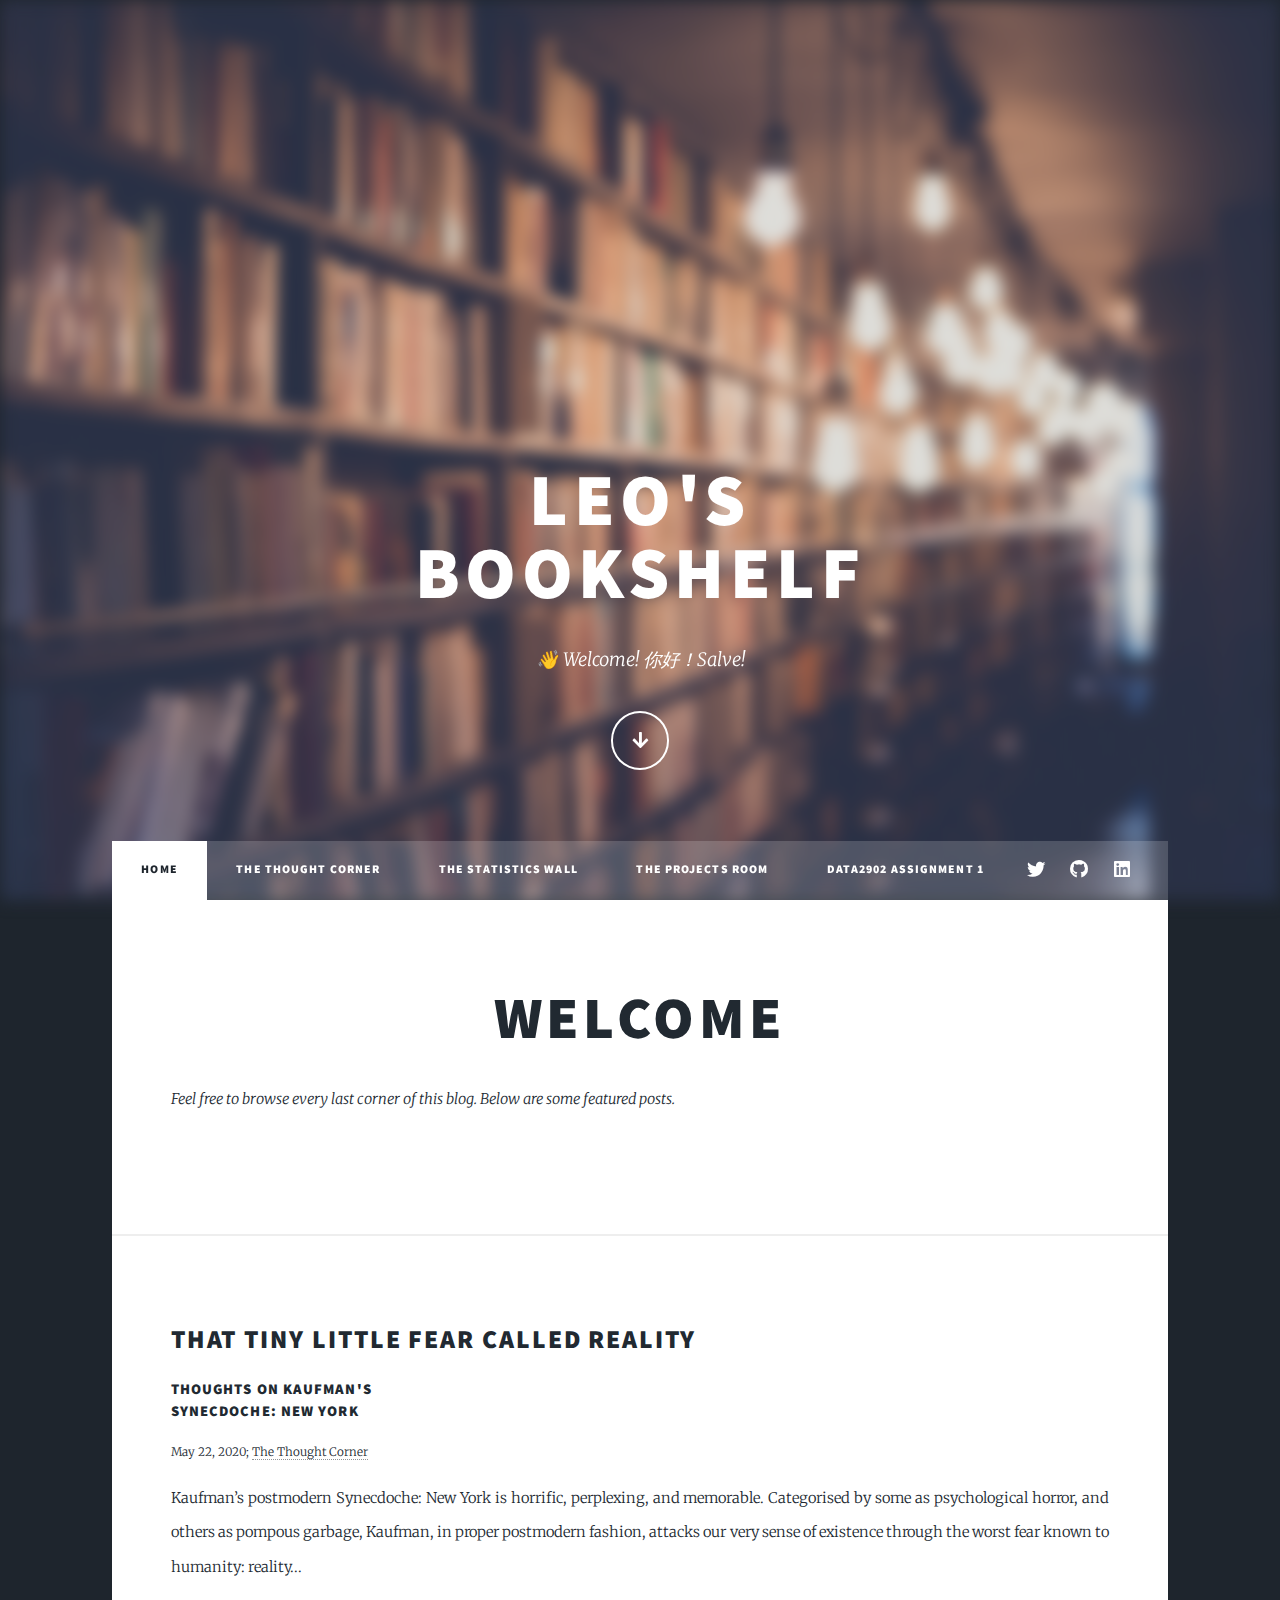
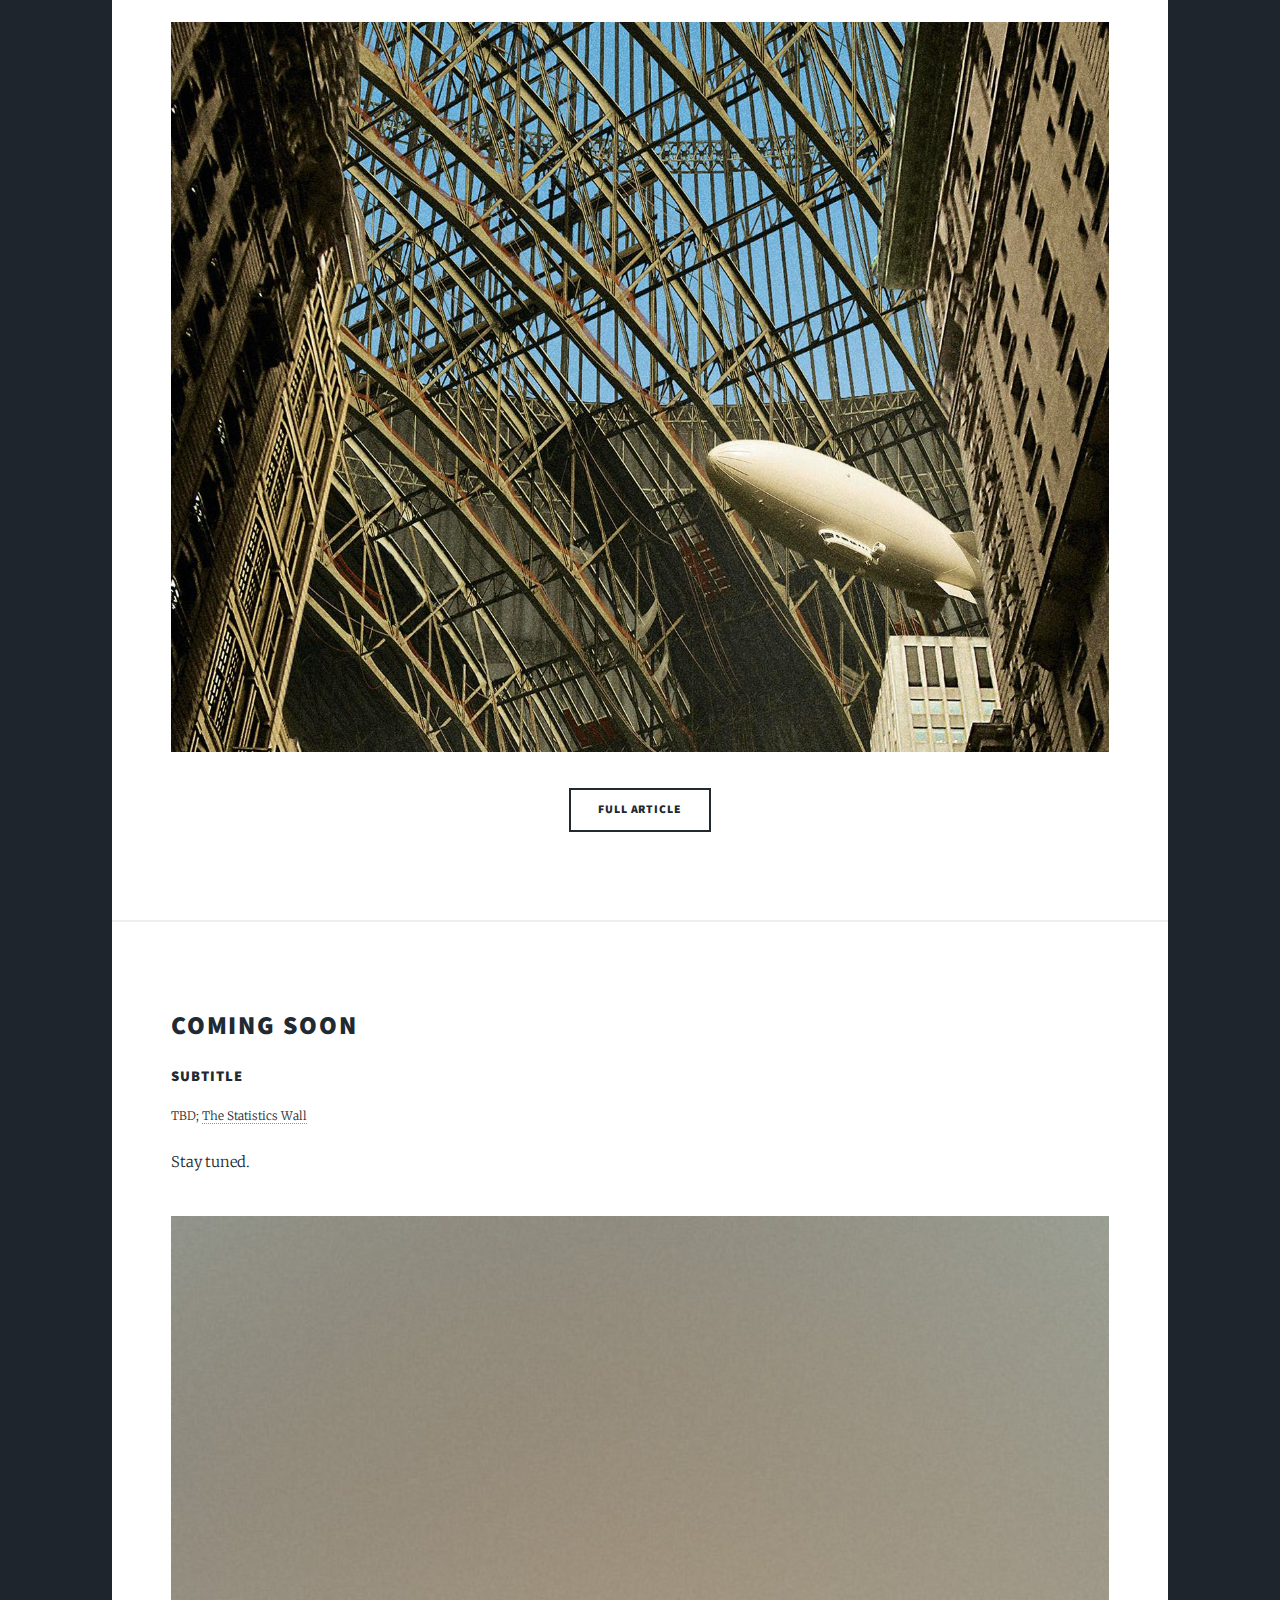
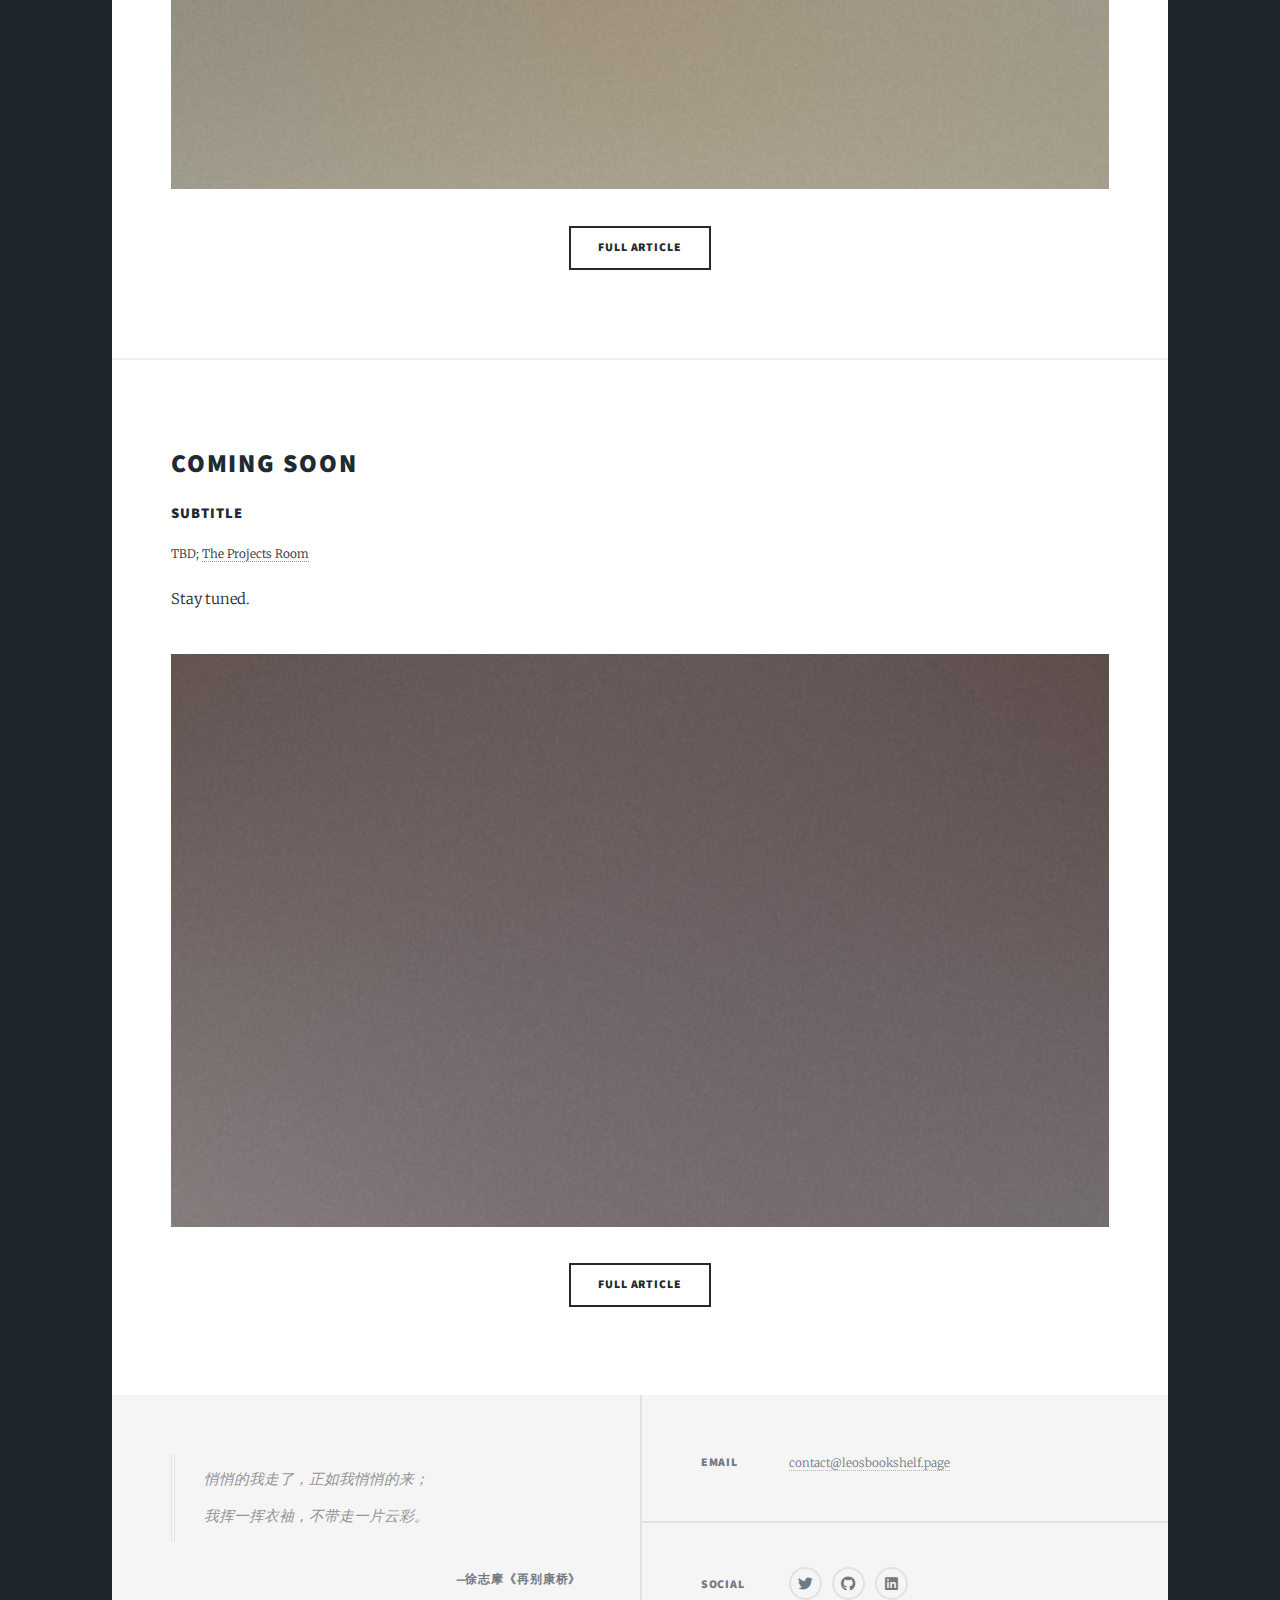
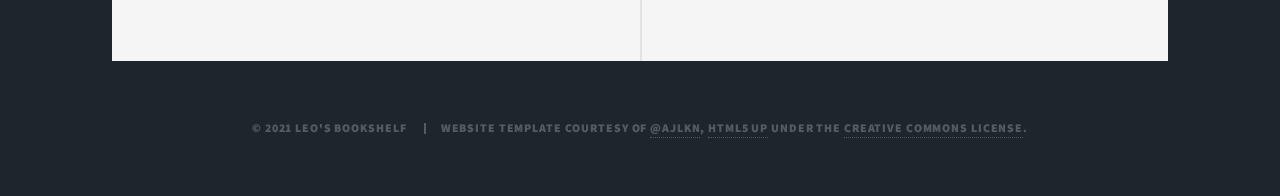
<file: index.html>
<!DOCTYPE HTML>
<html>
	<head>
		<title>Leo's Bookshelf</title>
		<meta charset="utf-8" />
		<meta name="viewport" content="width=device-width, initial-scale=1, user-scalable=no" />
		<link rel="stylesheet" href="assets/css/main.css" />
		<link rel="apple-touch-icon-precomposed" sizes="57x57" href="images/favicon-114.png" />
		<link rel="apple-touch-icon-precomposed" sizes="114x114" href="images/favicon-114.png" />
		<link rel="apple-touch-icon-precomposed" sizes="72x72" href="images/favicon-144.png" />
		<link rel="apple-touch-icon-precomposed" sizes="144x144" href="images/favicon-144.png" />
		<link rel="shortcut icon" sizes="128x128" href="images/favicon-128.icns" />
		<link rel="icon" href="images/favicon.png" type="image/x-icon" />
		<link rel="icon" href="images/favicon-144.png" />
		<noscript><link rel="stylesheet" href="assets/css/noscript.css" /></noscript>
		<style type="text/css"> :lang(zh-Hans) {font-size: 100%; line-height: 250%;} </style>
	</head>
	<body class="is-preload">

		<!-- Wrapper -->
			<div id="wrapper" class="fade-in">
				
				<!-- Intro -->
					<div id="intro">
						<h1>Leo's<br />
						Bookshelf</h1>
						<p>👋 Welcome! 你好！Salve!</p>
						<ul class="actions">
							<li><a href="#header" class="button icon solid solo fa-arrow-down scrolly">Continue</a></li>
						</ul>
					</div>

				<!-- Header -->
					<header id="header">
						<a href="index.html" class="logo">Leo's Bookshelf</a>
					</header>

				<!-- Nav -->
					<nav id="nav">
						<ul class="links">
                            <li class="active"><a href="#">Home</a></li>
							<li class="the-thought-corner"><a href="the-thought-corner.html">The Thought Corner</a></li>
							<li><a href="the-stats-wall.html">The Statistics Wall</a></li>
							<li><a href="the-projects-room.html">The Projects Room</a></li>
							<li><a href="assignment1.html">DATA2902 Assignment 1</a></li>
						</ul>
						<ul class="icons">
							<li><a href="https://twitter.com/brazenpottle" class="icon brands fa-twitter"><span class="label">Twitter</span></a></li>
							<li><a href="https://github.com/brazenpottle" class="icon brands fa-github"><span class="label">GitHub</span></a></li>
							<li><a href="http://linkedin.com/in/leo-y-li99" class="icon brands fa-linkedin"><span class="label">LinkedIn</span></a></li>
							<!-- <li><a href="contact@leosbookshelf.page" class="icon brands fa-google"><span class="label">Google</span></a></li> -->
						</ul>
					</nav>

				<!-- Main -->
					<div id="main">
						<!-- Welcome Message -->
							<article class="post featured">
								<header class="major">
									<h2>Welcome</h2>
									<p class="featured-text">
                                        Feel free to browse every last corner of
                                        this blog. Below are some featured posts.
                                    </p>
								</header>
								<!-- <a class="image welcome"><img src="images/thought-corner.jpg" alt="" /></a>
								<caption>Photo by <a href="https://unsplash.com/@claybanks?utm_source=unsplash&utm_medium=referral&utm_content=creditCopyText">Clay Banks</a> on <a href="https://unsplash.com/s/photos/room?utm_source=unsplash&utm_medium=referral&utm_content=creditCopyText">Unsplash</a></caption> -->
							</article>

                        <!-- The Thought Corner -->
							<section class="post">
                                <header>
                                    <h2><a href="#">That Tiny Little Fear Called Reality</a></h2>
                                    <h4>Thoughts on Kaufman's <br/> Synecdoche: New York</h4>
                                    <span class="date">May 22, 2020; <a href="the-thought-corner.html">The Thought Corner</a></span>
                                </header>
                                <p>Kaufman’s postmodern Synecdoche: New York
                                    is horrific, perplexing, and memorable.
                                    Categorised by some as psychological 
                                    horror, and others as pompous garbage, 
                                    Kaufman, in proper postmodern fashion,
                                    attacks our very sense of existence 
                                    through the worst fear known to 
                                    humanity: reality...</p>
                                <a class="image fit"><img src="images/synecdoche-new-york/poster.jpg" alt="" /></a>
                                <ul class="actions special">
                                    <li><a href="#" class="button">Full Article</a></li>
                                </ul>
                            </section>

                        <!-- The Statistics Wall -->
                        <section class="post">
                            <header>
                                <h2><a href="#">Coming Soon</a></h2>
                                <h4>Subtitle</h4>
                                <span class="date">TBD; <a href="the-stats-wall.html">The Statistics Wall</a></span>
                            </header>
                            <p>Stay tuned.</p>
                            <a class="image fit"><img src="images/pic02.jpg" alt="" /></a>
                            <ul class="actions special">
                                <li><a href="#" class="button">Full Article</a></li>
                            </ul>
                        </section>

                        <!-- The Projects Room -->
                        <section class="post">
                            <header>
                                <h2><a href="#">Coming Soon</a></h2>
                                <h4>Subtitle</h4>
                                <span class="date">TBD; <a href="the-projects-room.html">The Projects Room</a></span>
                            </header>
                            <p>Stay tuned.</p>
                            <a class="image fit"><img src="images/pic03.jpg" alt="" /></a>
                            <ul class="actions special">
                                <li><a href="#" class="button">Full Article</a></li>
                            </ul>
                        </section>
					</div>

				<!-- Footer -->
					<footer id="footer">
						<section class="footer-quote">
							<!-- <form method="post" action="#">s
								<div class="fields">
									<div class="field">
										<label for="name">Name</label>
										<input type="text" name="name" id="name" />
									</div>
									<div class="field">
										<label for="email">Email</label>
										<input type="text" name="email" id="email" />
									</div>
									<div class="field">
										<label for="subject">Subject</label>
										<input type="text" name="subject" id="subject">
									</div>
									<div class="field">
										<label for="message">Message</label>
										<textarea name="message" id="message" rows="3"></textarea>
									</div>
								</div>
								<ul class="actions">
									<li><input type="submit" id="submit-btn" value="Send Message" /></li>
								</ul>
							</form> -->
							<blockquote class="index-end-quote" lang="zh-Hans">
								悄悄的我走了，正如我悄悄的来；<br>
								我挥一挥衣袖，不带走一片云彩。<br>
							</blockquote>
							<h3> —徐志摩《再别康桥》</h3>
						</section>
						<section class="split contact">
							<!-- <section class="alt">
								<h3>Address</h3>
								<p>1234 Somewhere Road #87257<br />
								Nashville, TN 00000-0000</p>
							</section> -->
							<!-- <section class="alt">
								<h3>Phone</h3>
								<p><a href="#">(000) 000-0000</a></p>
							</section> -->
							<section class="alt">
								<h3>Email</h3>
								<p><a href="mailto:contact@leosbookshelf.page">contact@leosbookshelf.page</a></p>
							</section>
							<section>
								<h3>Social</h3>
								<ul class="icons alt">
									<li><a href="https://twitter.com/brazenpottle" class="icon brands alt fa-twitter"><span class="label">Twitter</span></a></li>
									<li><a href="https://github.com/brazenpottle" class="icon brands alt fa-github"><span class="label">GitHub</span></a></li>
									<li><a href="http://linkedin.com/in/leo-y-li99" class="icon brands alt fa-linkedin"><span class="label">LinkedIn</span></a></li>
									<!-- <li><a href="contact@leosbookshelf.page" class="icon brands alt fa-google"><span class="label">Google</span></a></li> -->
								</ul>
							</section>
						</section>
					</footer>

				<!-- Copyright -->
					<div id="copyright">
						<ul>
							<li>&copy; 2021 Leo's Bookshelf</li>
							<li>Website Template Courtesy of <a href="https://twitter.com/ajlkn">@ajlkn</a>, <a href="https://html5up.net">HTML5 UP</a>
								under the <a href="https://html5up.net/license">Creative Commons license</a>.</li>
						</ul>
					</div>

			</div>

		<!-- Scripts -->
			<script src="assets/js/jquery.min.js"></script>
			<script src="assets/js/jquery.scrollex.min.js"></script>
			<script src="assets/js/jquery.scrolly.min.js"></script>
			<script src="assets/js/browser.min.js"></script>
			<script src="assets/js/breakpoints.min.js"></script>
			<script src="assets/js/util.js"></script>
			<script src="assets/js/main.js"></script>

	</body>
</html>
</file>
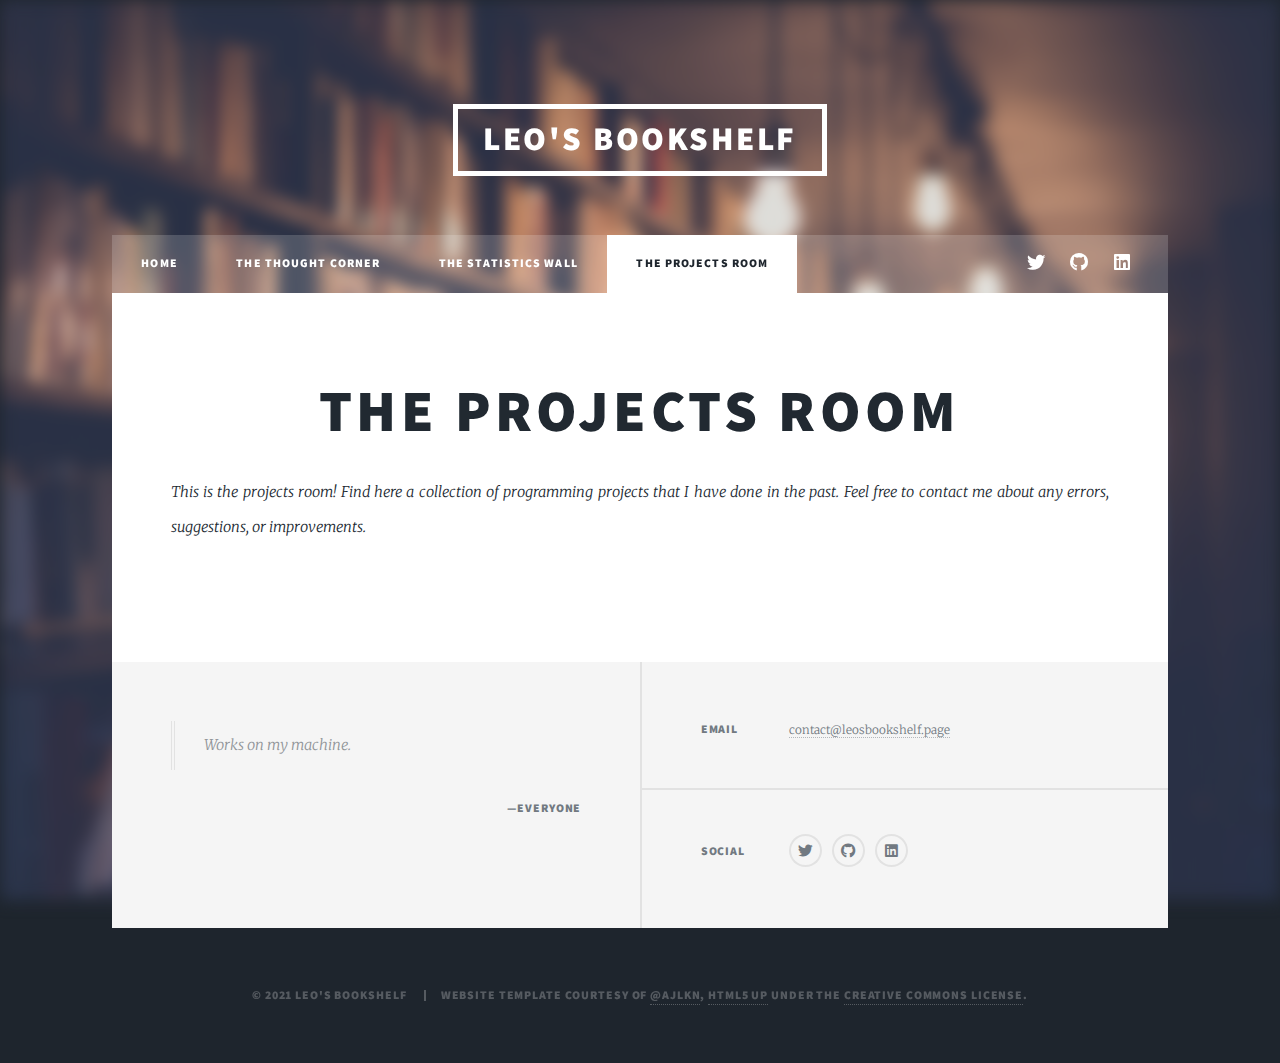
<file: the-projects-room.html>
<!DOCTYPE HTML>
<html>
	<head>
		<title>Leo's Bookshelf - The Projects Room</title>
		<meta charset="utf-8" />
		<meta name="viewport" content="width=device-width, initial-scale=1, user-scalable=no" />
		<link rel="stylesheet" href="assets/css/main.css" />
		<link rel="apple-touch-icon-precomposed" sizes="57x57" href="images/favicon-114.png" />
		<link rel="apple-touch-icon-precomposed" sizes="114x114" href="images/favicon-114.png" />
		<link rel="apple-touch-icon-precomposed" sizes="72x72" href="images/favicon-144.png" />
		<link rel="apple-touch-icon-precomposed" sizes="144x144" href="images/favicon-144.png" />
		<link rel="shortcut icon" sizes="128x128" href="images/favicon-128.icns" />
		<link rel="icon" href="images/favicon.png" type="image/x-icon" />
		<link rel="icon" href="images/favicon-144.png" />
		<noscript><link rel="stylesheet" href="assets/css/noscript.css" /></noscript>
		<style type="text/css"> :lang(zh-Hans) {font-size: 100%; line-height: 250%;} </style>
	</head>
	<body class="is-preload">

		<!-- Wrapper -->
			<div id="wrapper">

				<!-- Header -->
					<header id="header">
						<a href="index.html" class="logo">Leo's Bookshelf</a>
					</header>

				<!-- Nav -->
					<nav id="nav">
						<ul class="links">
							<li class="index"><a href="index.html">Home</a></li>
							<li><a href="index.html">The Thought Corner</a></li>
							<li><a href="the-stats-wall.html">The Statistics Wall</a></li>
							<li class="active"><a href="#">The Projects Room</a></li>
						</ul>
						<ul class="icons">
							<li><a href="https://twitter.com/brazenpottle" class="icon brands fa-twitter"><span class="label">Twitter</span></a></li>
							<li><a href="https://github.com/brazenpottle" class="icon brands fa-github"><span class="label">GitHub</span></a></li>
							<li><a href="http://linkedin.com/in/leo-y-li99" class="icon brands fa-linkedin"><span class="label">LinkedIn</span></a></li>
							<!-- <li><a href="contact@leosbookshelf.page" class="icon brands fa-google"><span class="label">Google</span></a></li> -->
						</ul>
					</nav>

				<!-- Main -->
				<div id="main">
					<!-- Welcome Message -->
					<article class="post featured">
						<header class="major">
							<h2>The Projects Room</h2>
							<p class="featured-text">
								This is the projects room! Find here a collection 
								of programming projects that I have done in the 
								past. Feel free to contact me about any errors, 
								suggestions, or improvements. 
							</p>
						</header>
						<!-- <a class="image welcome"><img src="images/thought-corner.jpg" alt="" /></a>
						<caption>Photo by <a href="https://unsplash.com/@claybanks?utm_source=unsplash&utm_medium=referral&utm_content=creditCopyText">Clay Banks</a> on <a href="https://unsplash.com/s/photos/room?utm_source=unsplash&utm_medium=referral&utm_content=creditCopyText">Unsplash</a></caption> -->
					</article>



				</div>

			<!-- Footer -->
			<footer id="footer">
				<section class="footer-quote">
					<!-- <form method="post" action="#">
						<div class="fields">
							<div class="field">
								<label for="name">Name</label>
								<input type="text" name="name" id="name" />
							</div>
							<div class="field">
								<label for="email">Email</label>
								<input type="text" name="email" id="email" />
							</div>
							<div class="field">
								<label for="subject">Subject</label>
								<input type="text" name="subject" id="subject">
							</div>
							<div class="field">
								<label for="message">Message</label>
								<textarea name="message" id="message" rows="3"></textarea>
							</div>
						</div>
						<ul class="actions">
							<li><input type="submit" id="submit-btn" value="Send Message" /></li>
						</ul>
					</form> -->
					<blockquote class="stats-wall-end-quote">
						Works on my machine. 
					</blockquote>
					<h3> —Everyone</h3>
				</section>
				<section class="split contact">
					<!-- <section class="alt">
						<h3>Address</h3>
						<p>1234 Somewhere Road #87257<br />
						Nashville, TN 00000-0000</p>
					</section> -->
					<!-- <section class="alt">
						<h3>Phone</h3>
						<p><a href="#">(000) 000-0000</a></p>
					</section> -->
					<section class="alt">
						<h3>Email</h3>
						<p><a href="mailto:contact@leosbookshelf.page">contact@leosbookshelf.page</a></p>
					</section>
					<section>
						<h3>Social</h3>
						<ul class="icons alt">
							<li><a href="https://twitter.com/brazenpottle" class="icon brands alt fa-twitter"><span class="label">Twitter</span></a></li>
							<li><a href="https://github.com/brazenpottle" class="icon brands alt fa-github"><span class="label">GitHub</span></a></li>
							<li><a href="http://linkedin.com/in/leo-y-li99" class="icon brands alt fa-linkedin"><span class="label">LinkedIn</span></a></li>
							<!-- <li><a href="contact@leosbookshelf.page" class="icon brands alt fa-google"><span class="label">Google</span></a></li> -->
						</ul>
					</section>
				</section>
			</footer>

		<!-- Copyright -->
		<div id="copyright">
			<ul>
				<li>&copy; 2021 Leo's Bookshelf</li>
				<li>Website Template Courtesy of <a href="https://twitter.com/ajlkn">@ajlkn</a>, <a href="https://html5up.net">HTML5 UP</a>
					under the <a href="https://html5up.net/license">Creative Commons license</a>.</li>
			</ul>
		</div>

	</div>

<!-- Scripts -->
	<script src="assets/js/jquery.min.js"></script>
	<script src="assets/js/jquery.scrollex.min.js"></script>
	<script src="assets/js/jquery.scrolly.min.js"></script>
	<script src="assets/js/browser.min.js"></script>
	<script src="assets/js/breakpoints.min.js"></script>
	<script src="assets/js/util.js"></script>
	<script src="assets/js/main.js"></script>

</body>
</html>
</file>
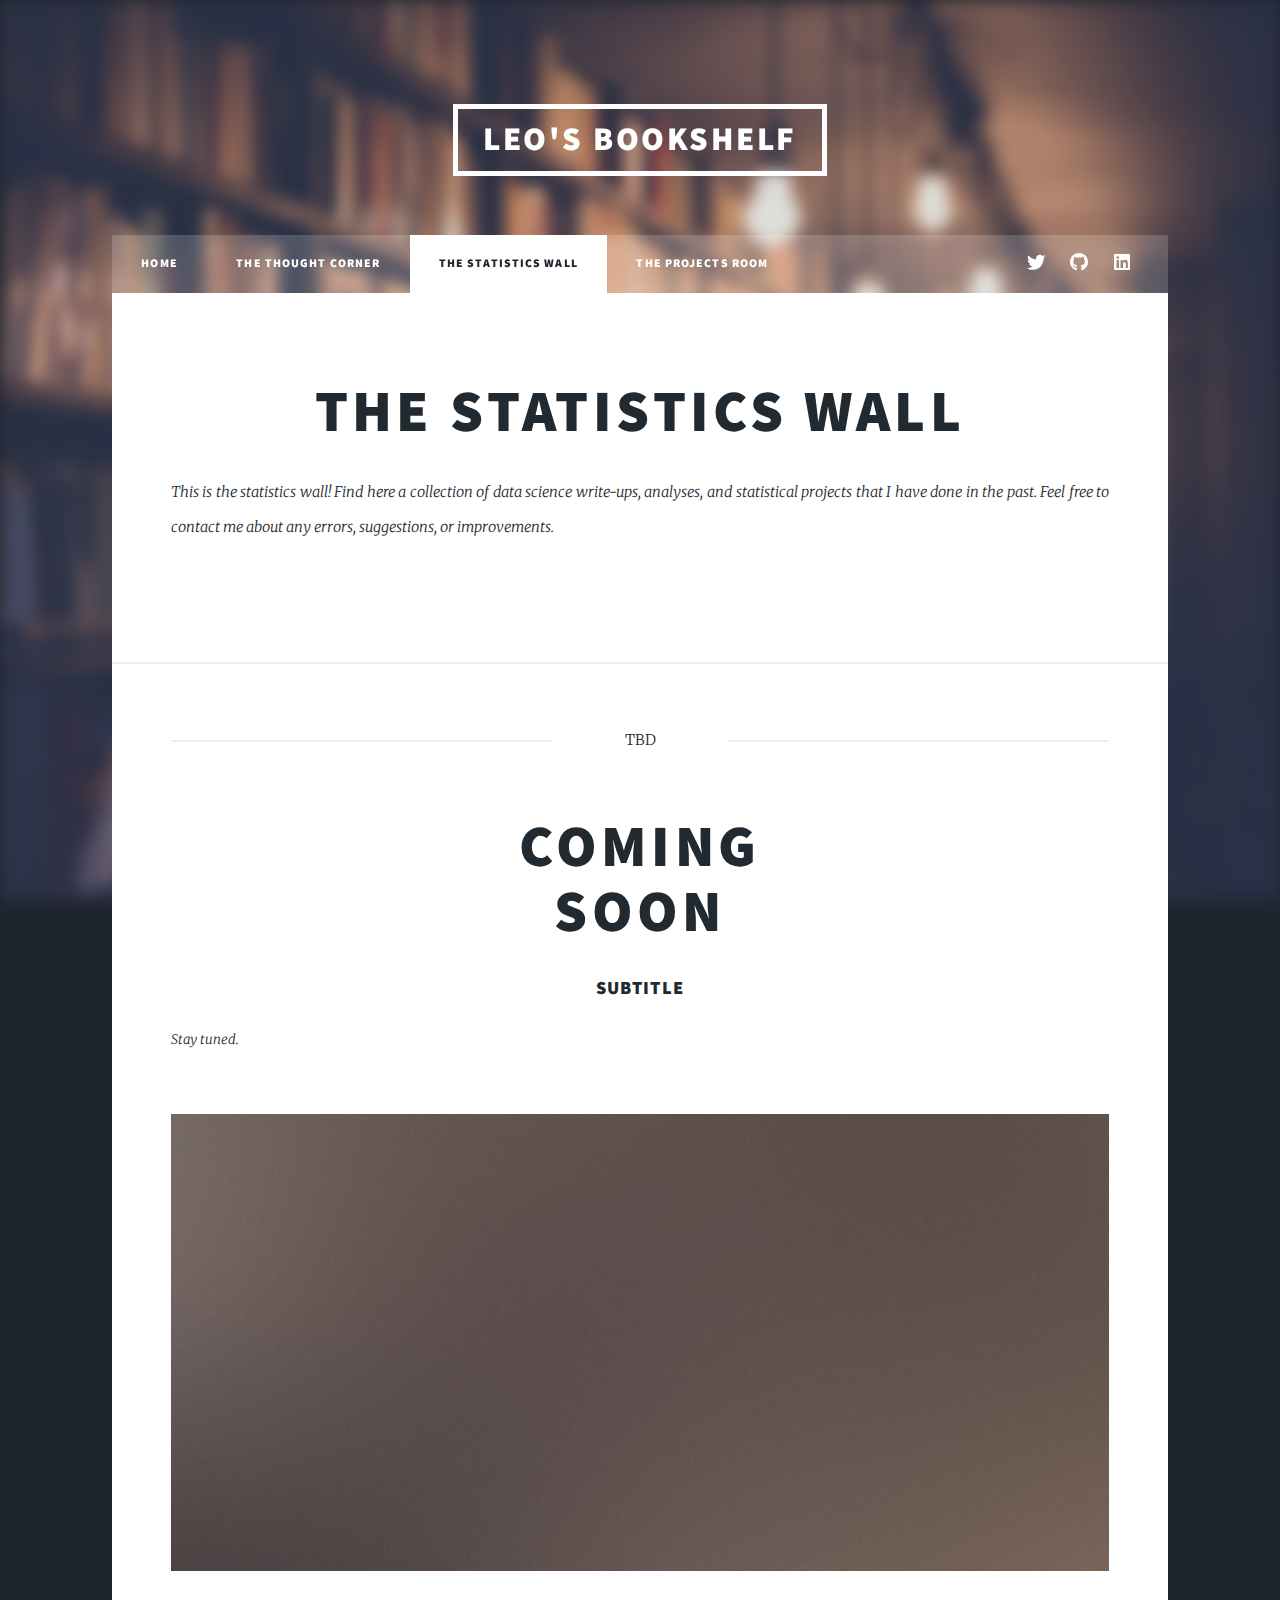
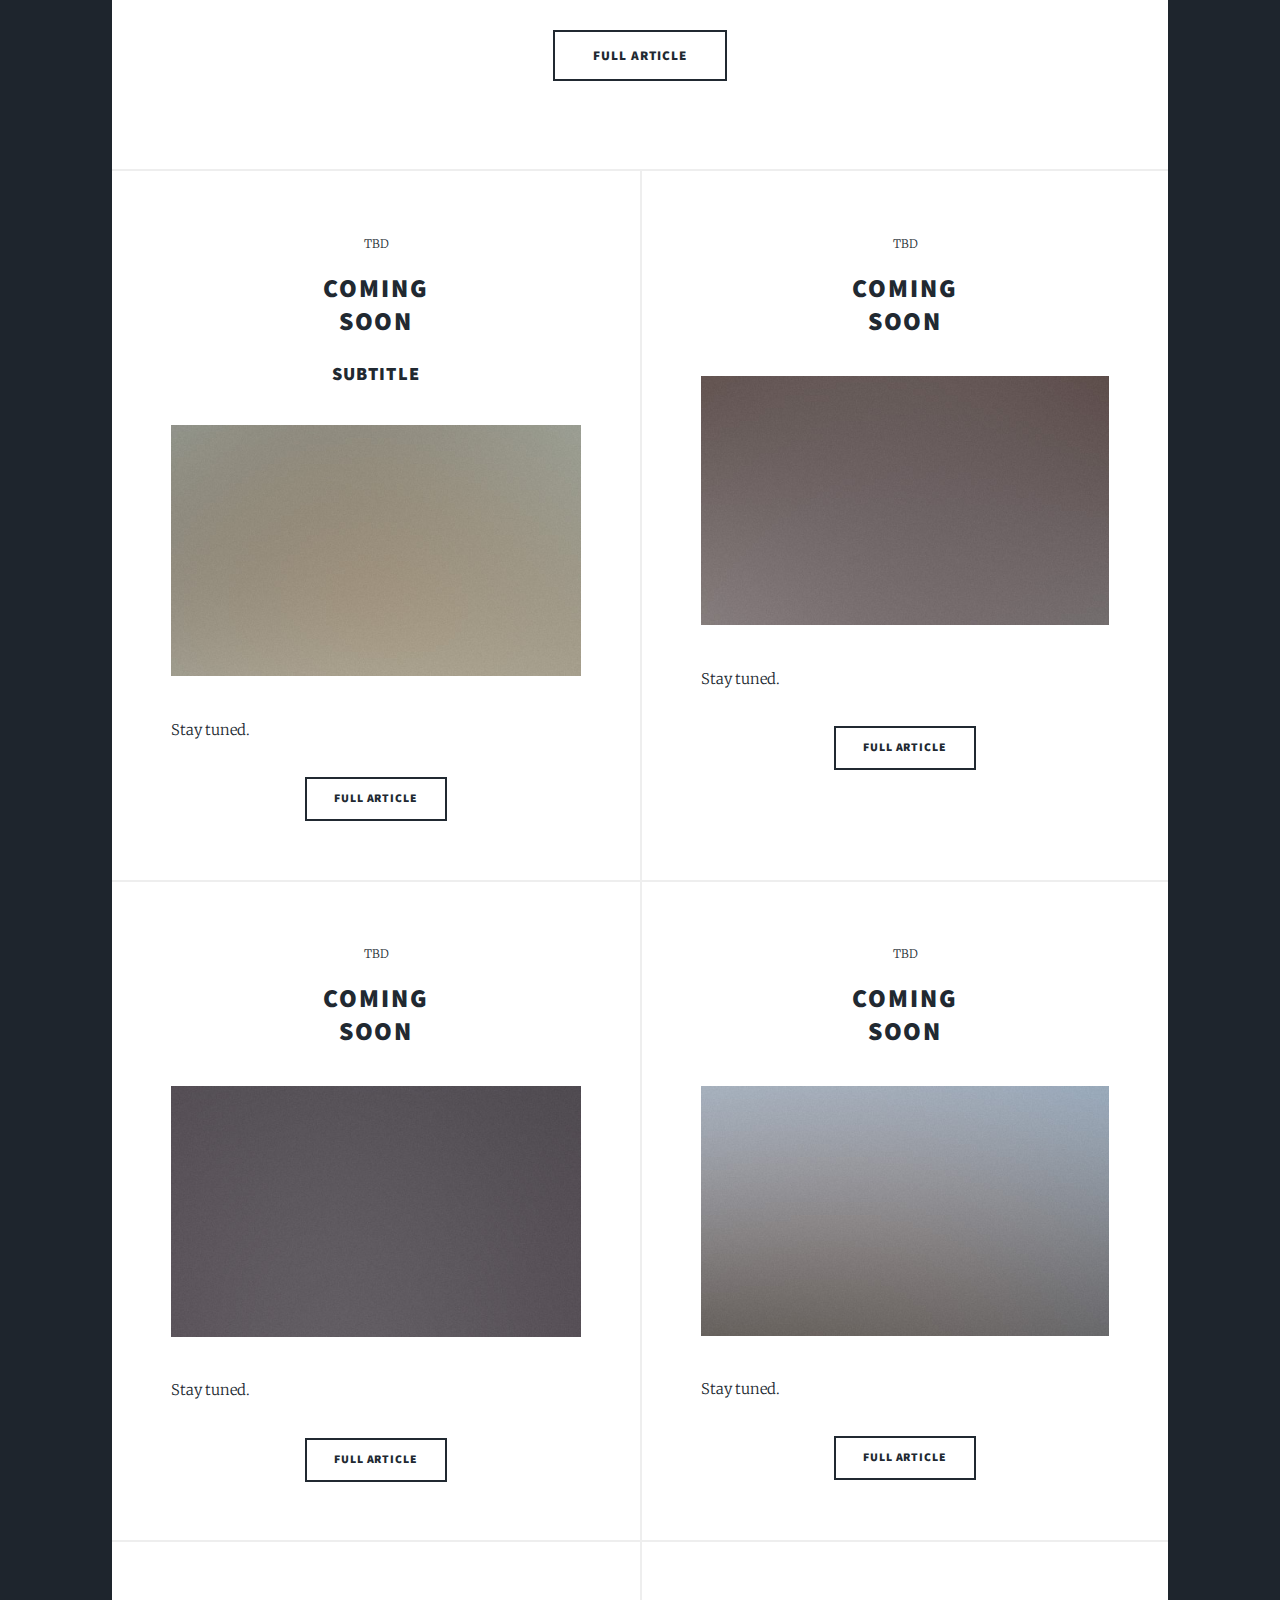
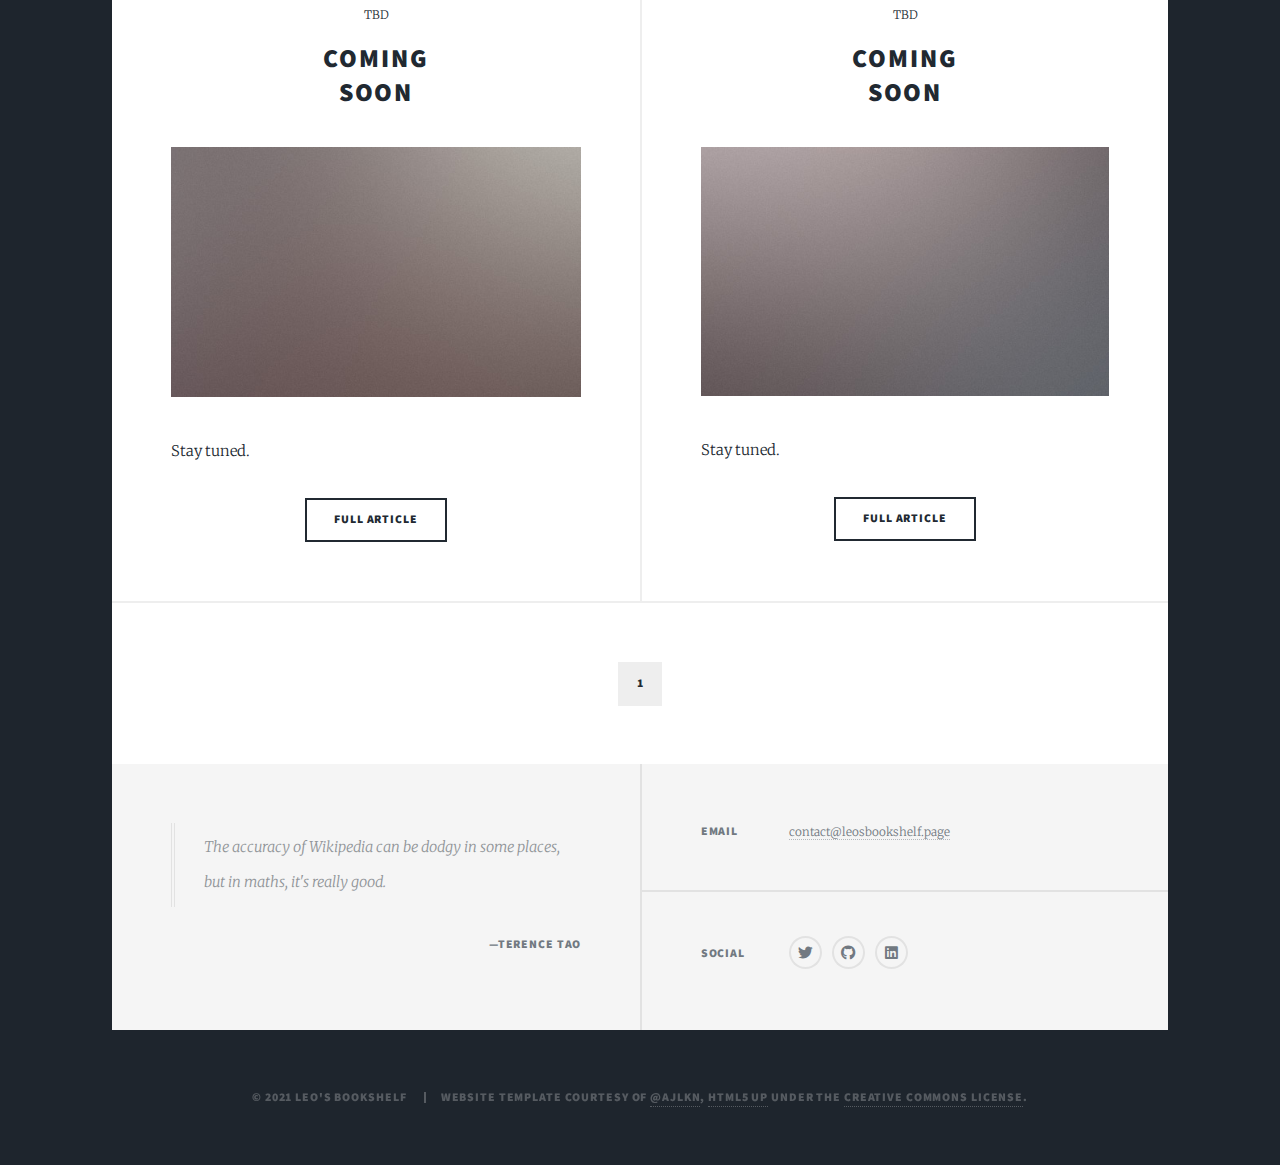
<file: the-stats-wall.html>
<!DOCTYPE HTML>
<html>
	<head>
		<title>Leo's Bookshelf - The Statistics Wall</title>
		<meta charset="utf-8" />
		<meta name="viewport" content="width=device-width, initial-scale=1, user-scalable=no" />
		<link rel="stylesheet" href="assets/css/main.css" />
		<link rel="apple-touch-icon-precomposed" sizes="57x57" href="images/favicon-114.png" />
		<link rel="apple-touch-icon-precomposed" sizes="114x114" href="images/favicon-114.png" />
		<link rel="apple-touch-icon-precomposed" sizes="72x72" href="images/favicon-144.png" />
		<link rel="apple-touch-icon-precomposed" sizes="144x144" href="images/favicon-144.png" />
		<link rel="shortcut icon" sizes="128x128" href="images/favicon-128.icns" />
		<link rel="icon" href="images/favicon.png" type="image/x-icon" />
		<link rel="icon" href="images/favicon-144.png" />
		<noscript><link rel="stylesheet" href="assets/css/noscript.css" /></noscript>
		<style type="text/css"> :lang(zh-Hans) {font-size: 100%; line-height: 250%;} </style>
	</head>
	<body class="is-preload">

		<!-- Wrapper -->
			<div id="wrapper">

				<!-- Header -->
					<header id="header">
						<a href="index.html" class="logo">Leo's Bookshelf</a>
					</header>

				<!-- Nav -->
					<nav id="nav">
						<ul class="links">
							<li class="index"><a href="index.html">Home</a></li>
							<li><a href="index.html">The Thought Corner</a></li>
							<li class="active"><a href="#">The Statistics Wall</a></li>
							<li><a href="the-projects-room.html">The Projects Room</a></li>
						</ul>
						<ul class="icons">
							<li><a href="https://twitter.com/brazenpottle" class="icon brands fa-twitter"><span class="label">Twitter</span></a></li>
							<li><a href="https://github.com/brazenpottle" class="icon brands fa-github"><span class="label">GitHub</span></a></li>
							<li><a href="http://linkedin.com/in/leo-y-li99" class="icon brands fa-linkedin"><span class="label">LinkedIn</span></a></li>
							<!-- <li><a href="contact@leosbookshelf.page" class="icon brands fa-google"><span class="label">Google</span></a></li> -->
						</ul>
					</nav>

				<!-- Main -->
					<div id="main">
						<!-- Welcome Message -->
						<article class="post featured">
							<header class="major">
								<h2>The Statistics Wall</h2>
								<p class="featured-text">
									This is the statistics wall! Find here a 
									collection of data science write-ups, 
									analyses, and statistical projects that I 
									have done in the past. Feel free to contact 
									me about any errors, suggestions, or 
									improvements. 
								</p>
							</header>
							<!-- <a class="image welcome"><img src="images/thought-corner.jpg" alt="" /></a>
							<caption>Photo by <a href="https://unsplash.com/@claybanks?utm_source=unsplash&utm_medium=referral&utm_content=creditCopyText">Clay Banks</a> on <a href="https://unsplash.com/s/photos/room?utm_source=unsplash&utm_medium=referral&utm_content=creditCopyText">Unsplash</a></caption> -->
						</article>

						<!-- Featured Post -->
						<article class="post featured">
							<header class="major">
								<span class="date">TBD</span>
								<h2><a href="#">Coming<br />
								Soon</a></h2>
								<h3>Subtitle</h3>
								<p class="featured-text">
									Stay tuned. 
								</p>
							</header>
							<a class="image main"><img src="images/pic01.jpg" alt="" /></a>
							<ul class="actions special">
								<li><a href="#" class="button large">Full Article</a></li>
							</ul>
						</article>

						<!-- Posts -->
						<section class="posts">
							<article>
								<header>
									<span class="date">TBD</span>
									<h2><a href="#">Coming<br />
									Soon</a></h2>
									<h3>Subtitle</h3>
								</header>
								<a class="image fit"><img src="images/pic02.jpg" alt="" /></a>
								<p>Stay tuned.</p>
								<ul class="actions special">
									<li><a href="#" class="button">Full Article</a></li>
								</ul>
							</article>
							<article>
								<header>
									<span class="date">TBD</span>
									<h2><a href="#">Coming<br />
									Soon</a></h2>
								</header>
								<a class="image fit"><img src="images/pic03.jpg" alt="" /></a>
								<p>Stay tuned.</p>
								<ul class="actions special">
									<li><a href="#" class="button">Full Article</a></li>
								</ul>
							</article>
							<article>
								<header>
									<span class="date">TBD</span>
									<h2><a href="#">Coming<br />
									Soon</a></h2>
								</header>
								<a class="image fit"><img src="images/pic04.jpg" alt="" /></a>
								<p>Stay tuned.</p>
								<ul class="actions special">
									<li><a href="#" class="button">Full Article</a></li>
								</ul>
							</article>
							<article>
								<header>
									<span class="date">TBD</span>
									<h2><a href="#">Coming<br />
									Soon</a></h2>
								</header>
								<a class="image fit"><img src="images/pic05.jpg" alt="" /></a>
								<p>Stay tuned.</p>
								<ul class="actions special">
									<li><a href="#" class="button">Full Article</a></li>
								</ul>
							</article>
							<article>
								<header>
									<span class="date">TBD</span>
									<h2><a href="#">Coming<br />
									Soon</a></h2>
								</header>
								<a class="image fit"><img src="images/pic06.jpg" alt="" /></a>
								<p>Stay tuned.</p>
								<ul class="actions special">
									<li><a href="#" class="button">Full Article</a></li>
								</ul>
							</article>
							<article>
								<header>
									<span class="date">TBD</span>
									<h2><a href="#">Coming<br />
									Soon</a></h2>
								</header>
								<a class="image fit"><img src="images/pic07.jpg" alt="" /></a>
								<p>Stay tuned.</p>
								<ul class="actions special">
									<li><a href="#" class="button">Full Article</a></li>
								</ul>
							</article>
						</section>

						<!-- Footer -->
						<footer>
							<div class="pagination">
								<!--<a href="#" class="previous">Prev</a>-->
								<a href="#" class="page active">1</a>
								<!-- <a href="#" class="page">2</a>
								<a href="#" class="page">3</a>
								<span class="extra">&hellip;</span>
								<a href="#" class="page">8</a>
								<a href="#" class="page">9</a>
								<a href="#" class="page">10</a> -->
								<!-- <a href="#" class="next">Next</a> -->
							</div>
						</footer>

					</div>

				<!-- Footer -->
				<footer id="footer">
					<section class="footer-quote">
						<!-- <form method="post" action="#">
							<div class="fields">
								<div class="field">
									<label for="name">Name</label>
									<input type="text" name="name" id="name" />
								</div>
								<div class="field">
									<label for="email">Email</label>
									<input type="text" name="email" id="email" />
								</div>
								<div class="field">
									<label for="subject">Subject</label>
									<input type="text" name="subject" id="subject">
								</div>
								<div class="field">
									<label for="message">Message</label>
									<textarea name="message" id="message" rows="3"></textarea>
								</div>
							</div>
							<ul class="actions">
								<li><input type="submit" id="submit-btn" value="Send Message" /></li>
							</ul>
						</form> -->
						<blockquote class="stats-wall-end-quote">
							The accuracy of Wikipedia can be dodgy in some places,
							but in maths, it's really good. 
						</blockquote>
						<h3> —Terence Tao</h3>
					</section>
					<section class="split contact">
						<!-- <section class="alt">
							<h3>Address</h3>
							<p>1234 Somewhere Road #87257<br />
							Nashville, TN 00000-0000</p>
						</section> -->
						<!-- <section class="alt">
							<h3>Phone</h3>
							<p><a href="#">(000) 000-0000</a></p>
						</section> -->
						<section class="alt">
							<h3>Email</h3>
							<p><a href="mailto:contact@leosbookshelf.page">contact@leosbookshelf.page</a></p>
						</section>
						<section>
							<h3>Social</h3>
							<ul class="icons alt">
								<li><a href="https://twitter.com/brazenpottle" class="icon brands alt fa-twitter"><span class="label">Twitter</span></a></li>
								<li><a href="https://github.com/brazenpottle" class="icon brands alt fa-github"><span class="label">GitHub</span></a></li>
								<li><a href="http://linkedin.com/in/leo-y-li99" class="icon brands alt fa-linkedin"><span class="label">LinkedIn</span></a></li>
								<!-- <li><a href="contact@leosbookshelf.page" class="icon brands alt fa-google"><span class="label">Google</span></a></li> -->
							</ul>
						</section>
					</section>
				</footer>

			<!-- Copyright -->
			<div id="copyright">
				<ul>
					<li>&copy; 2021 Leo's Bookshelf</li>
					<li>Website Template Courtesy of <a href="https://twitter.com/ajlkn">@ajlkn</a>, <a href="https://html5up.net">HTML5 UP</a>
						under the <a href="https://html5up.net/license">Creative Commons license</a>.</li>
				</ul>
			</div>

		</div>

	<!-- Scripts -->
		<script src="assets/js/jquery.min.js"></script>
		<script src="assets/js/jquery.scrollex.min.js"></script>
		<script src="assets/js/jquery.scrolly.min.js"></script>
		<script src="assets/js/browser.min.js"></script>
		<script src="assets/js/breakpoints.min.js"></script>
		<script src="assets/js/util.js"></script>
		<script src="assets/js/main.js"></script>

</body>
</html>
</file>
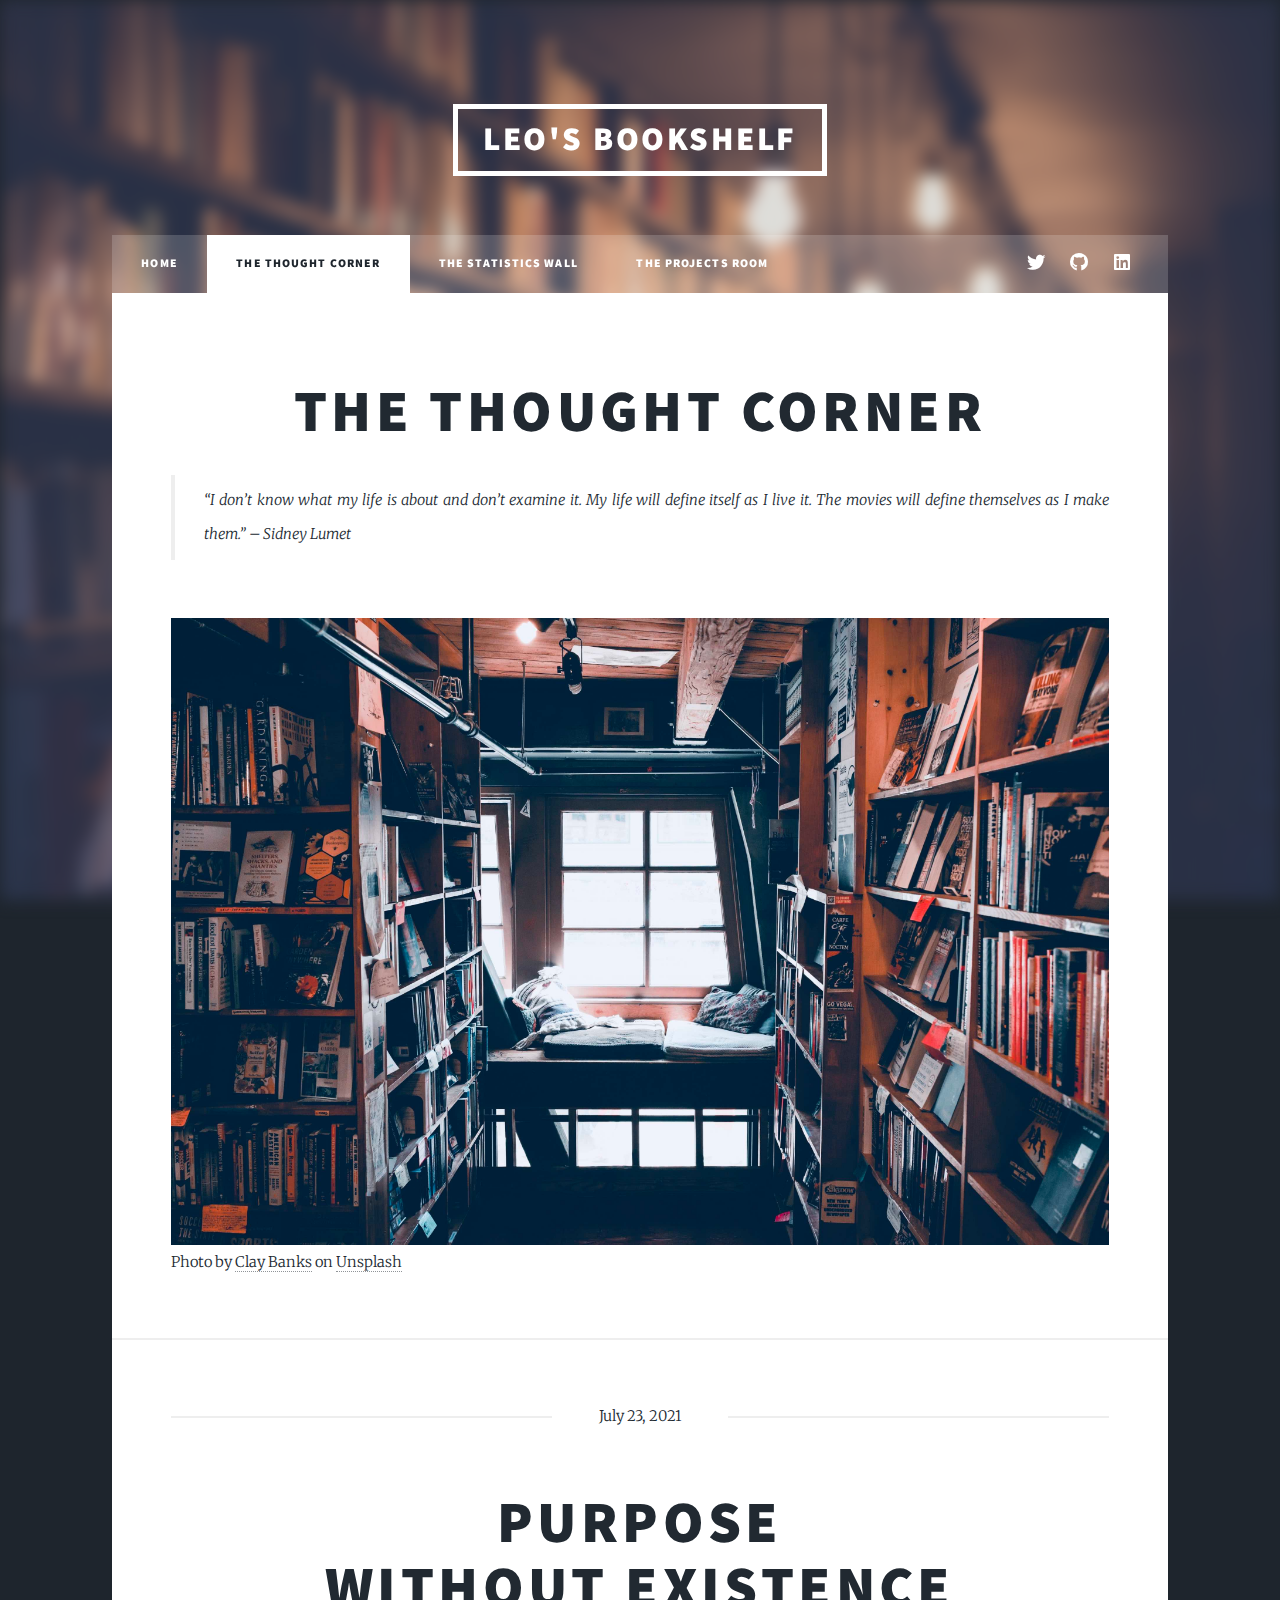
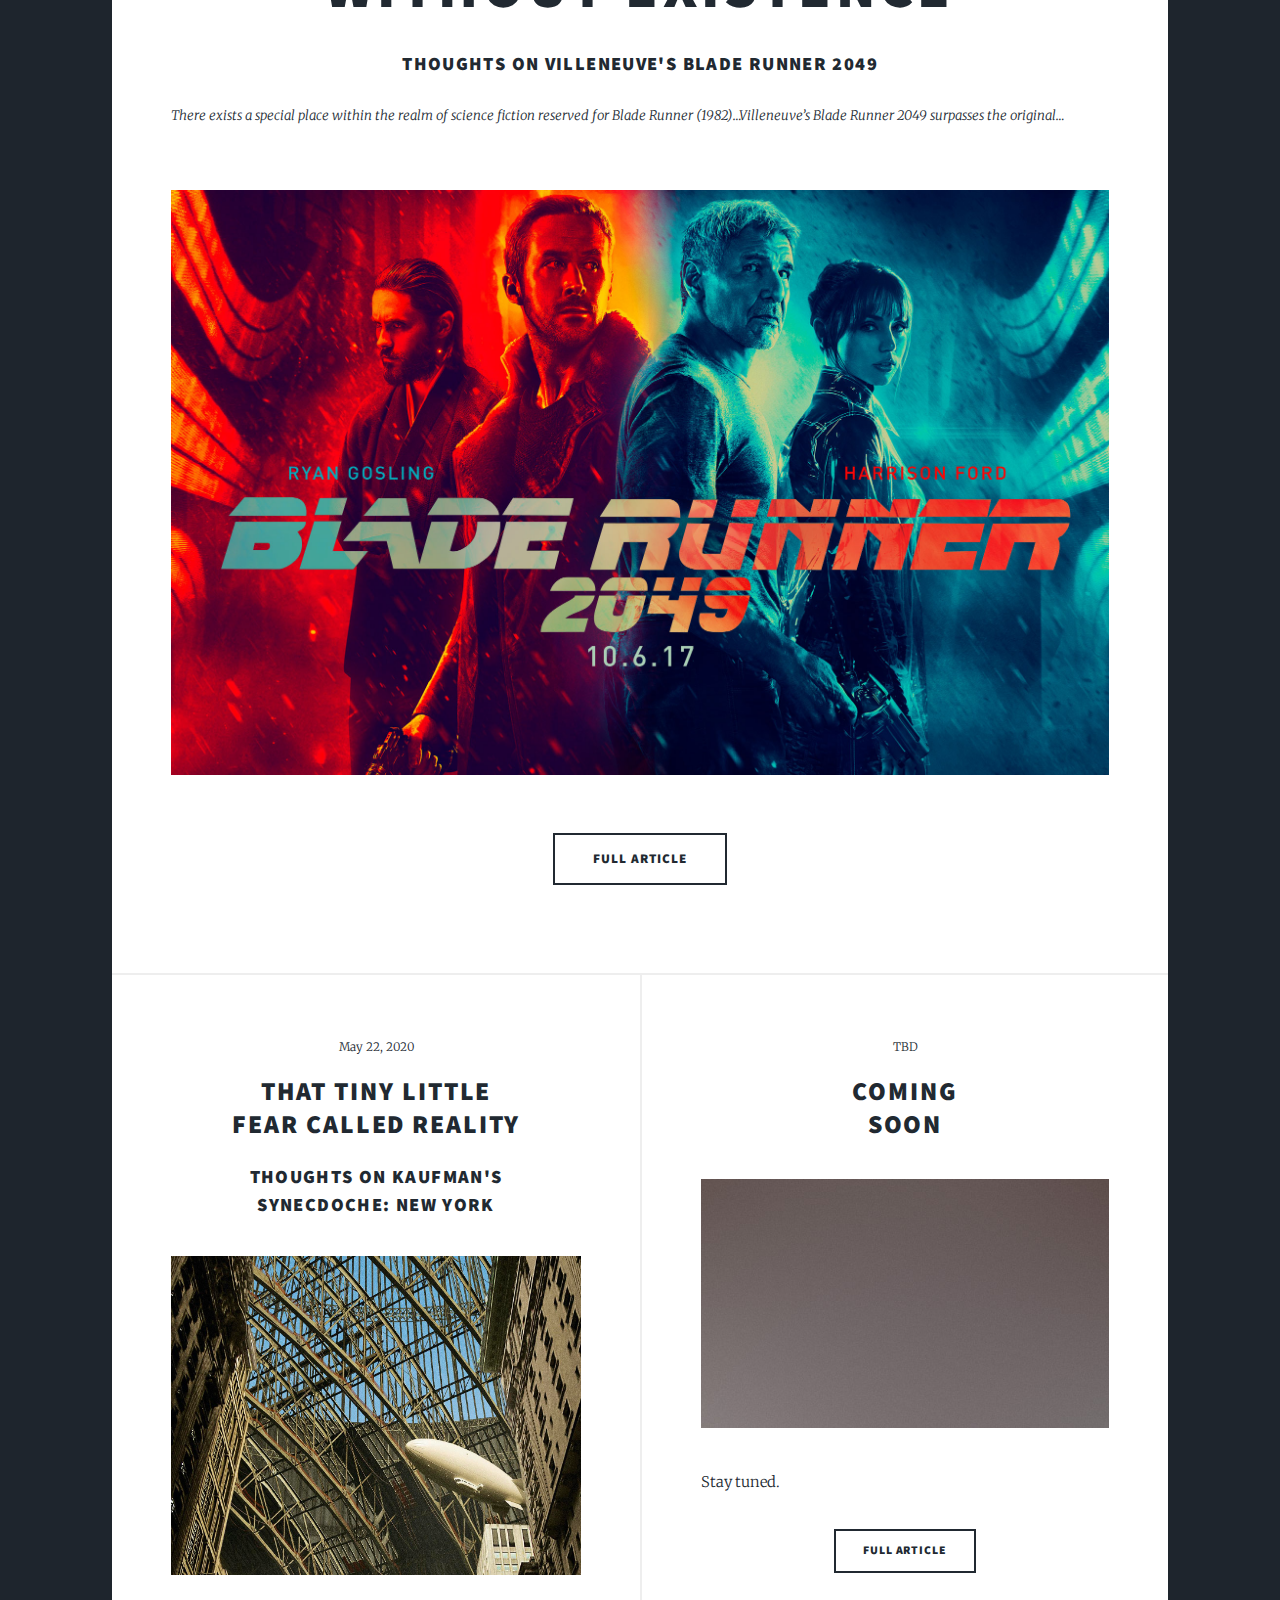
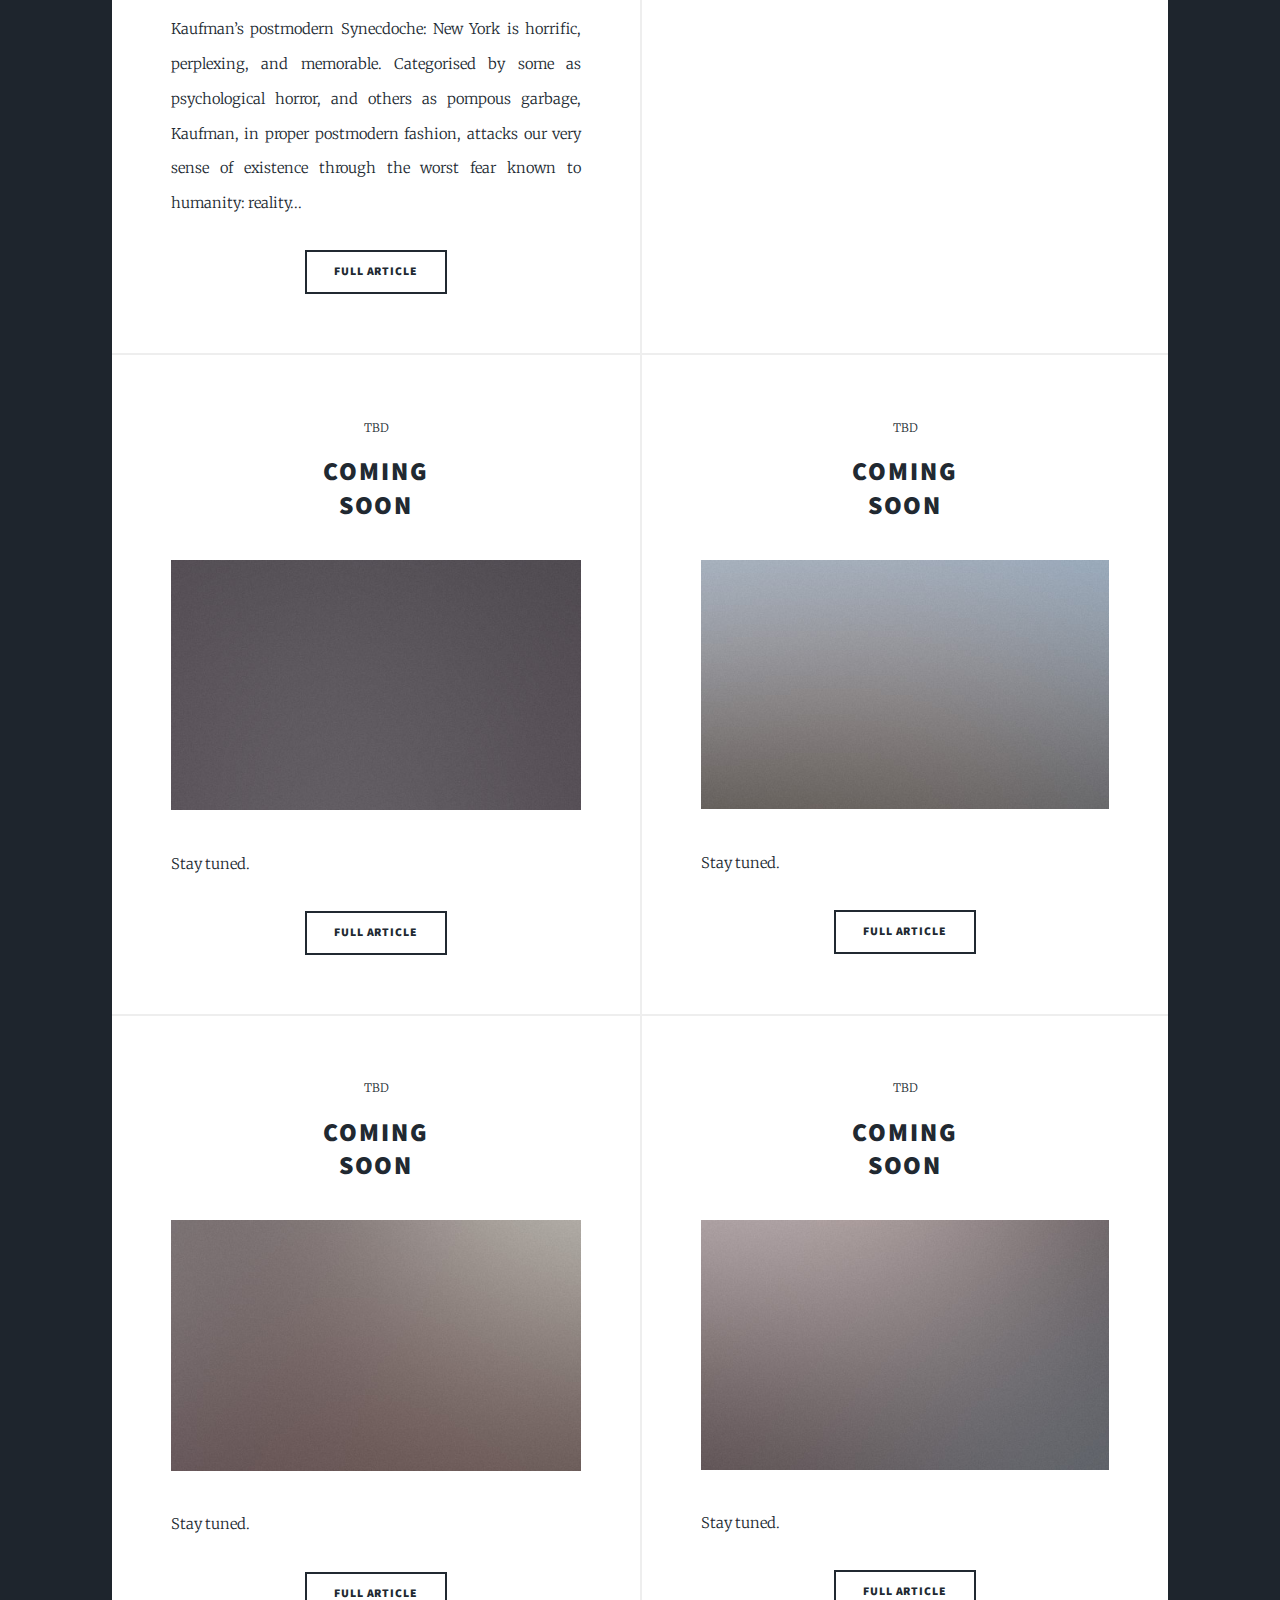
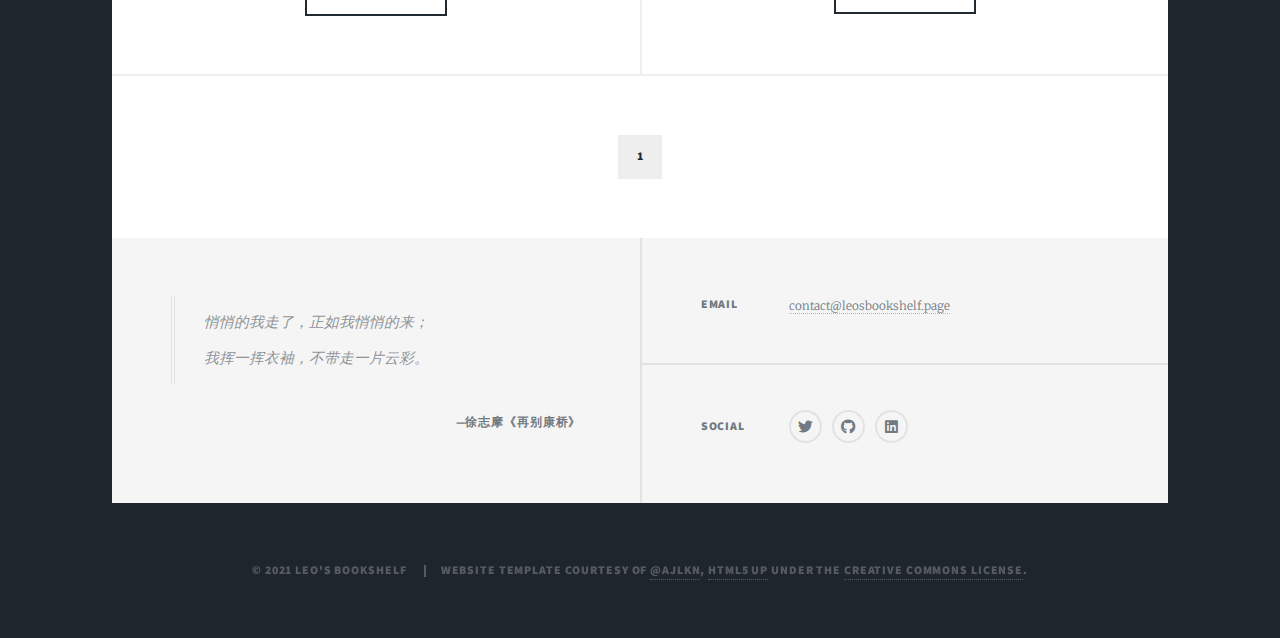
<file: the-thought-corner.html>
<!DOCTYPE HTML>
<html>
	<head>
		<title>Leo's Bookshelf</title>
		<meta charset="utf-8" />
		<meta name="viewport" content="width=device-width, initial-scale=1, user-scalable=no" />
		<link rel="stylesheet" href="assets/css/main.css" />
		<link rel="apple-touch-icon-precomposed" sizes="57x57" href="images/favicon-114.png" />
		<link rel="apple-touch-icon-precomposed" sizes="114x114" href="images/favicon-114.png" />
		<link rel="apple-touch-icon-precomposed" sizes="72x72" href="images/favicon-144.png" />
		<link rel="apple-touch-icon-precomposed" sizes="144x144" href="images/favicon-144.png" />
		<link rel="shortcut icon" sizes="128x128" href="images/favicon-128.icns" />
		<link rel="icon" href="images/favicon.png" type="image/x-icon" />
		<link rel="icon" href="images/favicon-144.png" />
		<noscript><link rel="stylesheet" href="assets/css/noscript.css" /></noscript>
		<style type="text/css"> :lang(zh-Hans) {font-size: 100%; line-height: 250%;} </style>
	</head>
	<body class="is-preload">

		<!-- Wrapper -->
			<div id="wrapper">

				<!-- Header -->
					<header id="header">
						<a href="index.html" class="logo">Leo's Bookshelf</a>
					</header>

				<!-- Nav -->
					<nav id="nav">
						<ul class="links">
							<li class="index"><a href="index.html">Home</a></li>
							<li class="active"><a href="#">The Thought Corner</a></li>
							<li><a href="the-stats-wall.html">The Statistics Wall</a></li>
							<li><a href="the-projects-room.html">The Projects Room</a></li>
						</ul>
						<ul class="icons">
							<li><a href="https://twitter.com/brazenpottle" class="icon brands fa-twitter"><span class="label">Twitter</span></a></li>
							<li><a href="https://github.com/brazenpottle" class="icon brands fa-github"><span class="label">GitHub</span></a></li>
							<li><a href="http://linkedin.com/in/leo-y-li99" class="icon brands fa-linkedin"><span class="label">LinkedIn</span></a></li>
							<!-- <li><a href="contact@leosbookshelf.page" class="icon brands fa-google"><span class="label">Google</span></a></li> -->
						</ul>
					</nav>

				<!-- Main -->
					<div id="main">
						<!-- Welcome Message -->
							<article class="post featured">
								<header class="major">
									<h2>The Thought Corner</h2>
									<blockquote class="featured-text">
										“I don’t know what my life is about and 
										don’t examine it. My life will define 
										itself as I live it. The movies will 
										define themselves as I make them.”
										– Sidney Lumet
									</blockquote>
								</header>
								<a class="image welcome"><img src="images/thought-corner.jpg" alt="" /></a>
								<caption>Photo by <a href="https://unsplash.com/@claybanks?utm_source=unsplash&utm_medium=referral&utm_content=creditCopyText">Clay Banks</a> on <a href="https://unsplash.com/s/photos/room?utm_source=unsplash&utm_medium=referral&utm_content=creditCopyText">Unsplash</a></caption>
							</article>

						<!-- Featured Post -->
							<article class="post featured">
								<header class="major">
									<span class="date">July 23, 2021</span>
									<h2><a href="#">Purpose<br />
									Without Existence</a></h2>
									<h3>Thoughts on Villeneuve's Blade Runner 2049</h3>
									<p class="featured-text">There exists a special place within the 
										realm of science fiction reserved for 
										Blade Runner (1982)…Villeneuve’s Blade 
										Runner 2049 surpasses the original…
									</p>
								</header>
								<a class="image main"><img src="images/blade-runner-2049/poster.jpg" alt="" /></a>
								<ul class="actions special">
									<li><a href="#" class="button large">Full Article</a></li>
								</ul>
							</article>

						<!-- Posts -->
							<section class="posts">
								<article>
									<header>
										<span class="date">May 22, 2020</span>
										<h2><a href="#">That Tiny Little<br />
										Fear Called Reality</a></h2>
										<h3>Thoughts on Kaufman's <br/> Synecdoche: New York</h3>
									</header>
									<a class="image fit"><img src="images/synecdoche-new-york/poster.jpg" alt="" /></a>
									<p>Kaufman’s postmodern Synecdoche: New York
										is horrific, perplexing, and memorable.
										Categorised by some as psychological 
										horror, and others as pompous garbage, 
										Kaufman, in proper postmodern fashion,
										attacks our very sense of existence 
										through the worst fear known to 
										humanity: reality...</p>
									<ul class="actions special">
										<li><a href="#" class="button">Full Article</a></li>
									</ul>
								</article>
								<article>
									<header>
										<span class="date">TBD</span>
										<h2><a href="#">Coming<br />
										Soon</a></h2>
									</header>
									<a class="image fit"><img src="images/pic03.jpg" alt="" /></a>
									<p>Stay tuned.</p>
									<ul class="actions special">
										<li><a href="#" class="button">Full Article</a></li>
									</ul>
								</article>
								<article>
									<header>
										<span class="date">TBD</span>
										<h2><a href="#">Coming<br />
										Soon</a></h2>
									</header>
									<a class="image fit"><img src="images/pic04.jpg" alt="" /></a>
									<p>Stay tuned.</p>
									<ul class="actions special">
										<li><a href="#" class="button">Full Article</a></li>
									</ul>
								</article>
								<article>
									<header>
										<span class="date">TBD</span>
										<h2><a href="#">Coming<br />
										Soon</a></h2>
									</header>
									<a class="image fit"><img src="images/pic05.jpg" alt="" /></a>
									<p>Stay tuned.</p>
									<ul class="actions special">
										<li><a href="#" class="button">Full Article</a></li>
									</ul>
								</article>
								<article>
									<header>
										<span class="date">TBD</span>
										<h2><a href="#">Coming<br />
										Soon</a></h2>
									</header>
									<a class="image fit"><img src="images/pic06.jpg" alt="" /></a>
									<p>Stay tuned.</p>
									<ul class="actions special">
										<li><a href="#" class="button">Full Article</a></li>
									</ul>
								</article>
								<article>
									<header>
										<span class="date">TBD</span>
										<h2><a href="#">Coming<br />
										Soon</a></h2>
									</header>
									<a class="image fit"><img src="images/pic07.jpg" alt="" /></a>
									<p>Stay tuned.</p>
									<ul class="actions special">
										<li><a href="#" class="button">Full Article</a></li>
									</ul>
								</article>
							</section>

						<!-- Footer -->
							<footer>
								<div class="pagination">
									<!--<a href="#" class="previous">Prev</a>-->
									<a href="#" class="page active">1</a>
									<!-- <a href="#" class="page">2</a>
									<a href="#" class="page">3</a>
									<span class="extra">&hellip;</span>
									<a href="#" class="page">8</a>
									<a href="#" class="page">9</a>
									<a href="#" class="page">10</a> -->
									<!-- <a href="#" class="next">Next</a> -->
								</div>
							</footer>

					</div>

				<!-- Footer -->
					<footer id="footer">
						<section class="footer-quote">
							<!-- <form method="post" action="#">
								<div class="fields">
									<div class="field">
										<label for="name">Name</label>
										<input type="text" name="name" id="name" />
									</div>
									<div class="field">
										<label for="email">Email</label>
										<input type="text" name="email" id="email" />
									</div>
									<div class="field">
										<label for="subject">Subject</label>
										<input type="text" name="subject" id="subject">
									</div>
									<div class="field">
										<label for="message">Message</label>
										<textarea name="message" id="message" rows="3"></textarea>
									</div>
								</div>
								<ul class="actions">
									<li><input type="submit" id="submit-btn" value="Send Message" /></li>
								</ul>
							</form> -->
							<blockquote class="index-end-quote" lang="zh-Hans">
								悄悄的我走了，正如我悄悄的来；<br>
								我挥一挥衣袖，不带走一片云彩。<br>
							</blockquote>
							<h3> —徐志摩《再别康桥》</h3>
						</section>
						<section class="split contact">
							<!-- <section class="alt">
								<h3>Address</h3>
								<p>1234 Somewhere Road #87257<br />
								Nashville, TN 00000-0000</p>
							</section> -->
							<!-- <section class="alt">
								<h3>Phone</h3>
								<p><a href="#">(000) 000-0000</a></p>
							</section> -->
							<section class="alt">
								<h3>Email</h3>
								<p><a href="mailto:contact@leosbookshelf.page">contact@leosbookshelf.page</a></p>
							</section>
							<section>
								<h3>Social</h3>
								<ul class="icons alt">
									<li><a href="https://twitter.com/brazenpottle" class="icon brands alt fa-twitter"><span class="label">Twitter</span></a></li>
									<li><a href="https://github.com/brazenpottle" class="icon brands alt fa-github"><span class="label">GitHub</span></a></li>
									<li><a href="http://linkedin.com/in/leo-y-li99" class="icon brands alt fa-linkedin"><span class="label">LinkedIn</span></a></li>
									<!-- <li><a href="contact@leosbookshelf.page" class="icon brands alt fa-google"><span class="label">Google</span></a></li> -->
								</ul>
							</section>
						</section>
					</footer>

				<!-- Copyright -->
					<div id="copyright">
						<ul>
							<li>&copy; 2021 Leo's Bookshelf</li>
							<li>Website Template Courtesy of <a href="https://twitter.com/ajlkn">@ajlkn</a>, <a href="https://html5up.net">HTML5 UP</a>
								under the <a href="https://html5up.net/license">Creative Commons license</a>.</li>
						</ul>
					</div>

			</div>

		<!-- Scripts -->
			<script src="assets/js/jquery.min.js"></script>
			<script src="assets/js/jquery.scrollex.min.js"></script>
			<script src="assets/js/jquery.scrolly.min.js"></script>
			<script src="assets/js/browser.min.js"></script>
			<script src="assets/js/breakpoints.min.js"></script>
			<script src="assets/js/util.js"></script>
			<script src="assets/js/main.js"></script>

	</body>
</html>
</file>
<file: assets/css/main.css>
@import url(fontawesome-all.min.css);
@import url("https://fonts.googleapis.com/css?family=Merriweather:300,700,300italic,700italic|Source+Sans+Pro:900");

/*
	Massively by HTML5 UP
	html5up.net | @ajlkn
	Free for personal and commercial use under the CCA 3.0 license (html5up.net/license)
*/

html, body, div, span, applet, object,
iframe, h1, h2, h3, h4, h5, h6, p, blockquote,
pre, a, abbr, acronym, address, big, cite,
code, del, dfn, em, img, ins, kbd, q, s, samp,
small, strike, strong, sub, sup, tt, var, b,
u, i, center, dl, dt, dd, ol, ul, li, fieldset,
form, label, legend, table, caption, tbody,
tfoot, thead, tr, th, td, article, aside,
canvas, details, embed, figure, figcaption,
footer, header, hgroup, menu, nav, output, ruby,
section, summary, time, mark, audio, video {
	margin: 0;
	padding: 0;
	border: 0;
	font-size: 100%;
	font: inherit;
	vertical-align: baseline;}

article, aside, details, figcaption, figure,
footer, header, hgroup, menu, nav, section {
	display: block;}

body {
	line-height: 1;
}

ol, ul {
	list-style: none;
}

blockquote, q {
	quotes: none;
}

	blockquote:before, blockquote:after, q:before, q:after {
		content: '';
		content: none;
	}

table {
	border-collapse: collapse;
	border-spacing: 0;
}

body {
	-webkit-text-size-adjust: none;
}

mark {
	background-color: transparent;
	color: inherit;
}

input::-moz-focus-inner {
	border: 0;
	padding: 0;
}

input, select, textarea {
	-moz-appearance: none;
	-webkit-appearance: none;
	-ms-appearance: none;
	appearance: none;
}

/* Basic */

	@-ms-viewport {
		width: device-width;
	}

	body {
		-ms-overflow-style: scrollbar;
	}

	@media screen and (max-width: 480px) {

		html, body {
			min-width: 320px;
		}

	}

	html {
		box-sizing: border-box;
	}

	*, *:before, *:after {
		box-sizing: inherit;
	}

	body {
		background-color: #1e252d;
	}

		body.is-preload *, body.is-preload *:before, body.is-preload *:after {
			-moz-animation: none !important;
			-webkit-animation: none !important;
			-ms-animation: none !important;
			animation: none !important;
			-moz-transition: none !important;
			-webkit-transition: none !important;
			-ms-transition: none !important;
			transition: none !important;
		}

/* Type */

	html {
		font-size: 16pt;
	}

		@media screen and (max-width: 1680px) {

			html {
				font-size: 12pt;
			}

		}

		@media screen and (max-width: 1280px) {

			html {
				font-size: 11pt;
			}

		}

		@media screen and (max-width: 360px) {

			html {
				font-size: 10pt;
			}

		}

	body {
		color: #212931;
	}

	body, input, select, textarea {
		font-family: "Merriweather", Georgia, serif;
		font-weight: 300;
		font-size: 1rem;
		line-height: 2.375;
	}

	a {
		-moz-transition: color 0.2s ease-in-out, background-color 0.2s ease-in-out, border-color 0.2s ease-in-out, box-shadow 0.2s ease-in-out;
		-webkit-transition: color 0.2s ease-in-out, background-color 0.2s ease-in-out, border-color 0.2s ease-in-out, box-shadow 0.2s ease-in-out;
		-ms-transition: color 0.2s ease-in-out, background-color 0.2s ease-in-out, border-color 0.2s ease-in-out, box-shadow 0.2s ease-in-out;
		transition: color 0.2s ease-in-out, background-color 0.2s ease-in-out, border-color 0.2s ease-in-out, box-shadow 0.2s ease-in-out;
		border-bottom: dotted 1px;
		text-decoration: none;
	}

		a:hover {
			border-bottom-color: transparent;
		}

	strong, b {
		font-weight: 600;
	}

	em, i {
		font-style: italic;
	}

	p {
		text-align: justify;
		margin: 0 0 2rem 0;
	}

	h1, h2, h3, h4, h5, h6 {
		font-family: "Source Sans Pro", Helvetica, sans-serif;
		font-weight: 900;
		line-height: 1.5;
		letter-spacing: 0.075em;
		text-transform: uppercase;
		margin: 0 0 1rem 0;
	}

		h1 a, h2 a, h3 a, h4 a, h5 a, h6 a {
			border-bottom: 0;
			color: inherit;
			text-decoration: none;
		}

	h1 {
		font-size: 4rem;
		line-height: 1.1;
		margin: 0 0 2rem 0;
	}

	h2 {
		font-size: 1.75rem;
		line-height: 1.3;
		margin: 0 0 1.5rem 0;
	}

	h3 {
		font-size: 1.25rem;
		margin: 0 0 1.5rem 0;
	}

	h4 {
		font-size: 1rem;
	}

	h5 {
		font-size: 0.9rem;
	}

	h6 {
		font-size: 0.8rem;
	}

	sub {
		font-size: 0.8rem;
		position: relative;
		top: 0.5rem;
	}

	sup {
		font-size: 0.8rem;
		position: relative;
		top: -0.5rem;
	}

	blockquote {
		border-left: solid 4px;
		font-style: italic;
		margin: 0 0 2rem 0;
		padding: 0.5rem 0 0.5rem 2rem;
	}

	code {
		border: solid 2px;
		font-family: "Courier New", monospace;
		font-size: 0.9rem;
		margin: 0 0.25rem;
		padding: 0.25rem 0.65rem;
	}

	pre {
		-webkit-overflow-scrolling: touch;
		font-family: "Courier New", monospace;
		font-size: 0.9rem;
		margin: 0 0 2rem 0;
	}

		pre code {
			display: block;
			line-height: 1.75;
			padding: 1rem 1.5rem;
			overflow-x: auto;
		}

	hr {
		border: 0;
		border-bottom: solid 2px;
		margin: 3rem 0;
	}

		hr.major {
			margin: 5rem 0;
		}

	.align-left {
		text-align: left;
	}

	.align-center {
		text-align: center;
	}

	.align-right {
		text-align: right;
	}

	input, select, textarea {
		color: #212931;
	}

	a {
		color: #212931;
		border-bottom-color: rgba(33, 41, 49, 0.5);
	}

		a:hover {
			border-bottom-color: transparent;
			color: #18bfef !important;
		}

	strong, b {
		color: #212931;
	}

	h1, h2, h3, h4, h5, h6 {
		color: #212931;
	}

	blockquote {
		border-left-color: #eeeeee;
	}

	code {
		background: rgba(220, 220, 220, 0.25);
		border-color: #eeeeee;
	}

	hr {
		border-bottom-color: #eeeeee;
	}

/* Row */

	.row {
		display: flex;
		flex-wrap: wrap;
		box-sizing: border-box;
		align-items: stretch;
	}

		.row > * {
			box-sizing: border-box;
		}

		.row.gtr-uniform > * > :last-child {
			margin-bottom: 0;
		}

		.row.aln-left {
			justify-content: flex-start;
		}

		.row.aln-center {
			justify-content: center;
		}

		.row.aln-right {
			justify-content: flex-end;
		}

		.row.aln-top {
			align-items: flex-start;
		}

		.row.aln-middle {
			align-items: center;
		}

		.row.aln-bottom {
			align-items: flex-end;
		}

		.row > .imp {
			order: -1;
		}

		.row > .col-1 {
			width: 8.33333%;
		}

		.row > .off-1 {
			margin-left: 8.33333%;
		}

		.row > .col-2 {
			width: 16.66667%;
		}

		.row > .off-2 {
			margin-left: 16.66667%;
		}

		.row > .col-3 {
			width: 25%;
		}

		.row > .off-3 {
			margin-left: 25%;
		}

		.row > .col-4 {
			width: 33.33333%;
		}

		.row > .off-4 {
			margin-left: 33.33333%;
		}

		.row > .col-5 {
			width: 41.66667%;
		}

		.row > .off-5 {
			margin-left: 41.66667%;
		}

		.row > .col-6 {
			width: 50%;
		}

		.row > .off-6 {
			margin-left: 50%;
		}

		.row > .col-7 {
			width: 58.33333%;
		}

		.row > .off-7 {
			margin-left: 58.33333%;
		}

		.row > .col-8 {
			width: 66.66667%;
		}

		.row > .off-8 {
			margin-left: 66.66667%;
		}

		.row > .col-9 {
			width: 75%;
		}

		.row > .off-9 {
			margin-left: 75%;
		}

		.row > .col-10 {
			width: 83.33333%;
		}

		.row > .off-10 {
			margin-left: 83.33333%;
		}

		.row > .col-11 {
			width: 91.66667%;
		}

		.row > .off-11 {
			margin-left: 91.66667%;
		}

		.row > .col-12 {
			width: 100%;
		}

		.row > .off-12 {
			margin-left: 100%;
		}

		.row.gtr-0 {
			margin-top: 0;
			margin-left: 0rem;
		}

			.row.gtr-0 > * {
				padding: 0 0 0 0rem;
			}

			.row.gtr-0.gtr-uniform {
				margin-top: 0rem;
			}

				.row.gtr-0.gtr-uniform > * {
					padding-top: 0rem;
				}

		.row.gtr-25 {
			margin-top: 0;
			margin-left: -0.375rem;
		}

			.row.gtr-25 > * {
				padding: 0 0 0 0.375rem;
			}

			.row.gtr-25.gtr-uniform {
				margin-top: -0.375rem;
			}

				.row.gtr-25.gtr-uniform > * {
					padding-top: 0.375rem;
				}

		.row.gtr-50 {
			margin-top: 0;
			margin-left: -0.75rem;
		}

			.row.gtr-50 > * {
				padding: 0 0 0 0.75rem;
			}

			.row.gtr-50.gtr-uniform {
				margin-top: -0.75rem;
			}

				.row.gtr-50.gtr-uniform > * {
					padding-top: 0.75rem;
				}

		.row {
			margin-top: 0;
			margin-left: -1.5rem;
		}

			.row > * {
				padding: 0 0 0 1.5rem;
			}

			.row.gtr-uniform {
				margin-top: -1.5rem;
			}

				.row.gtr-uniform > * {
					padding-top: 1.5rem;
				}

		.row.gtr-150 {
			margin-top: 0;
			margin-left: -2.25rem;
		}

			.row.gtr-150 > * {
				padding: 0 0 0 2.25rem;
			}

			.row.gtr-150.gtr-uniform {
				margin-top: -2.25rem;
			}

				.row.gtr-150.gtr-uniform > * {
					padding-top: 2.25rem;
				}

		.row.gtr-200 {
			margin-top: 0;
			margin-left: -3rem;
		}

			.row.gtr-200 > * {
				padding: 0 0 0 3rem;
			}

			.row.gtr-200.gtr-uniform {
				margin-top: -3rem;
			}

				.row.gtr-200.gtr-uniform > * {
					padding-top: 3rem;
				}

		@media screen and (max-width: 1680px) {

			.row {
				display: flex;
				flex-wrap: wrap;
				box-sizing: border-box;
				align-items: stretch;
			}

				.row > * {
					box-sizing: border-box;
				}

				.row.gtr-uniform > * > :last-child {
					margin-bottom: 0;
				}

				.row.aln-left {
					justify-content: flex-start;
				}

				.row.aln-center {
					justify-content: center;
				}

				.row.aln-right {
					justify-content: flex-end;
				}

				.row.aln-top {
					align-items: flex-start;
				}

				.row.aln-middle {
					align-items: center;
				}

				.row.aln-bottom {
					align-items: flex-end;
				}

				.row > .imp-xlarge {
					order: -1;
				}

				.row > .col-1-xlarge {
					width: 8.33333%;
				}

				.row > .off-1-xlarge {
					margin-left: 8.33333%;
				}

				.row > .col-2-xlarge {
					width: 16.66667%;
				}

				.row > .off-2-xlarge {
					margin-left: 16.66667%;
				}

				.row > .col-3-xlarge {
					width: 25%;
				}

				.row > .off-3-xlarge {
					margin-left: 25%;
				}

				.row > .col-4-xlarge {
					width: 33.33333%;
				}

				.row > .off-4-xlarge {
					margin-left: 33.33333%;
				}

				.row > .col-5-xlarge {
					width: 41.66667%;
				}

				.row > .off-5-xlarge {
					margin-left: 41.66667%;
				}

				.row > .col-6-xlarge {
					width: 50%;
				}

				.row > .off-6-xlarge {
					margin-left: 50%;
				}

				.row > .col-7-xlarge {
					width: 58.33333%;
				}

				.row > .off-7-xlarge {
					margin-left: 58.33333%;
				}

				.row > .col-8-xlarge {
					width: 66.66667%;
				}

				.row > .off-8-xlarge {
					margin-left: 66.66667%;
				}

				.row > .col-9-xlarge {
					width: 75%;
				}

				.row > .off-9-xlarge {
					margin-left: 75%;
				}

				.row > .col-10-xlarge {
					width: 83.33333%;
				}

				.row > .off-10-xlarge {
					margin-left: 83.33333%;
				}

				.row > .col-11-xlarge {
					width: 91.66667%;
				}

				.row > .off-11-xlarge {
					margin-left: 91.66667%;
				}

				.row > .col-12-xlarge {
					width: 100%;
				}

				.row > .off-12-xlarge {
					margin-left: 100%;
				}

				.row.gtr-0 {
					margin-top: 0;
					margin-left: 0rem;
				}

					.row.gtr-0 > * {
						padding: 0 0 0 0rem;
					}

					.row.gtr-0.gtr-uniform {
						margin-top: 0rem;
					}

						.row.gtr-0.gtr-uniform > * {
							padding-top: 0rem;
						}

				.row.gtr-25 {
					margin-top: 0;
					margin-left: -0.375rem;
				}

					.row.gtr-25 > * {
						padding: 0 0 0 0.375rem;
					}

					.row.gtr-25.gtr-uniform {
						margin-top: -0.375rem;
					}

						.row.gtr-25.gtr-uniform > * {
							padding-top: 0.375rem;
						}

				.row.gtr-50 {
					margin-top: 0;
					margin-left: -0.75rem;
				}

					.row.gtr-50 > * {
						padding: 0 0 0 0.75rem;
					}

					.row.gtr-50.gtr-uniform {
						margin-top: -0.75rem;
					}

						.row.gtr-50.gtr-uniform > * {
							padding-top: 0.75rem;
						}

				.row {
					margin-top: 0;
					margin-left: -1.5rem;
				}

					.row > * {
						padding: 0 0 0 1.5rem;
					}

					.row.gtr-uniform {
						margin-top: -1.5rem;
					}

						.row.gtr-uniform > * {
							padding-top: 1.5rem;
						}

				.row.gtr-150 {
					margin-top: 0;
					margin-left: -2.25rem;
				}

					.row.gtr-150 > * {
						padding: 0 0 0 2.25rem;
					}

					.row.gtr-150.gtr-uniform {
						margin-top: -2.25rem;
					}

						.row.gtr-150.gtr-uniform > * {
							padding-top: 2.25rem;
						}

				.row.gtr-200 {
					margin-top: 0;
					margin-left: -3rem;
				}

					.row.gtr-200 > * {
						padding: 0 0 0 3rem;
					}

					.row.gtr-200.gtr-uniform {
						margin-top: -3rem;
					}

						.row.gtr-200.gtr-uniform > * {
							padding-top: 3rem;
						}

		}

		@media screen and (max-width: 1280px) {

			.row {
				display: flex;
				flex-wrap: wrap;
				box-sizing: border-box;
				align-items: stretch;
			}

				.row > * {
					box-sizing: border-box;
				}

				.row.gtr-uniform > * > :last-child {
					margin-bottom: 0;
				}

				.row.aln-left {
					justify-content: flex-start;
				}

				.row.aln-center {
					justify-content: center;
				}

				.row.aln-right {
					justify-content: flex-end;
				}

				.row.aln-top {
					align-items: flex-start;
				}

				.row.aln-middle {
					align-items: center;
				}

				.row.aln-bottom {
					align-items: flex-end;
				}

				.row > .imp-large {
					order: -1;
				}

				.row > .col-1-large {
					width: 8.33333%;
				}

				.row > .off-1-large {
					margin-left: 8.33333%;
				}

				.row > .col-2-large {
					width: 16.66667%;
				}

				.row > .off-2-large {
					margin-left: 16.66667%;
				}

				.row > .col-3-large {
					width: 25%;
				}

				.row > .off-3-large {
					margin-left: 25%;
				}

				.row > .col-4-large {
					width: 33.33333%;
				}

				.row > .off-4-large {
					margin-left: 33.33333%;
				}

				.row > .col-5-large {
					width: 41.66667%;
				}

				.row > .off-5-large {
					margin-left: 41.66667%;
				}

				.row > .col-6-large {
					width: 50%;
				}

				.row > .off-6-large {
					margin-left: 50%;
				}

				.row > .col-7-large {
					width: 58.33333%;
				}

				.row > .off-7-large {
					margin-left: 58.33333%;
				}

				.row > .col-8-large {
					width: 66.66667%;
				}

				.row > .off-8-large {
					margin-left: 66.66667%;
				}

				.row > .col-9-large {
					width: 75%;
				}

				.row > .off-9-large {
					margin-left: 75%;
				}

				.row > .col-10-large {
					width: 83.33333%;
				}

				.row > .off-10-large {
					margin-left: 83.33333%;
				}

				.row > .col-11-large {
					width: 91.66667%;
				}

				.row > .off-11-large {
					margin-left: 91.66667%;
				}

				.row > .col-12-large {
					width: 100%;
				}

				.row > .off-12-large {
					margin-left: 100%;
				}

				.row.gtr-0 {
					margin-top: 0;
					margin-left: 0rem;
				}

					.row.gtr-0 > * {
						padding: 0 0 0 0rem;
					}

					.row.gtr-0.gtr-uniform {
						margin-top: 0rem;
					}

						.row.gtr-0.gtr-uniform > * {
							padding-top: 0rem;
						}

				.row.gtr-25 {
					margin-top: 0;
					margin-left: -0.375rem;
				}

					.row.gtr-25 > * {
						padding: 0 0 0 0.375rem;
					}

					.row.gtr-25.gtr-uniform {
						margin-top: -0.375rem;
					}

						.row.gtr-25.gtr-uniform > * {
							padding-top: 0.375rem;
						}

				.row.gtr-50 {
					margin-top: 0;
					margin-left: -0.75rem;
				}

					.row.gtr-50 > * {
						padding: 0 0 0 0.75rem;
					}

					.row.gtr-50.gtr-uniform {
						margin-top: -0.75rem;
					}

						.row.gtr-50.gtr-uniform > * {
							padding-top: 0.75rem;
						}

				.row {
					margin-top: 0;
					margin-left: -1.5rem;
				}

					.row > * {
						padding: 0 0 0 1.5rem;
					}

					.row.gtr-uniform {
						margin-top: -1.5rem;
					}

						.row.gtr-uniform > * {
							padding-top: 1.5rem;
						}

				.row.gtr-150 {
					margin-top: 0;
					margin-left: -2.25rem;
				}

					.row.gtr-150 > * {
						padding: 0 0 0 2.25rem;
					}

					.row.gtr-150.gtr-uniform {
						margin-top: -2.25rem;
					}

						.row.gtr-150.gtr-uniform > * {
							padding-top: 2.25rem;
						}

				.row.gtr-200 {
					margin-top: 0;
					margin-left: -3rem;
				}

					.row.gtr-200 > * {
						padding: 0 0 0 3rem;
					}

					.row.gtr-200.gtr-uniform {
						margin-top: -3rem;
					}

						.row.gtr-200.gtr-uniform > * {
							padding-top: 3rem;
						}

		}

		@media screen and (max-width: 980px) {

			.row {
				display: flex;
				flex-wrap: wrap;
				box-sizing: border-box;
				align-items: stretch;
			}

				.row > * {
					box-sizing: border-box;
				}

				.row.gtr-uniform > * > :last-child {
					margin-bottom: 0;
				}

				.row.aln-left {
					justify-content: flex-start;
				}

				.row.aln-center {
					justify-content: center;
				}

				.row.aln-right {
					justify-content: flex-end;
				}

				.row.aln-top {
					align-items: flex-start;
				}

				.row.aln-middle {
					align-items: center;
				}

				.row.aln-bottom {
					align-items: flex-end;
				}

				.row > .imp-medium {
					order: -1;
				}

				.row > .col-1-medium {
					width: 8.33333%;
				}

				.row > .off-1-medium {
					margin-left: 8.33333%;
				}

				.row > .col-2-medium {
					width: 16.66667%;
				}

				.row > .off-2-medium {
					margin-left: 16.66667%;
				}

				.row > .col-3-medium {
					width: 25%;
				}

				.row > .off-3-medium {
					margin-left: 25%;
				}

				.row > .col-4-medium {
					width: 33.33333%;
				}

				.row > .off-4-medium {
					margin-left: 33.33333%;
				}

				.row > .col-5-medium {
					width: 41.66667%;
				}

				.row > .off-5-medium {
					margin-left: 41.66667%;
				}

				.row > .col-6-medium {
					width: 50%;
				}

				.row > .off-6-medium {
					margin-left: 50%;
				}

				.row > .col-7-medium {
					width: 58.33333%;
				}

				.row > .off-7-medium {
					margin-left: 58.33333%;
				}

				.row > .col-8-medium {
					width: 66.66667%;
				}

				.row > .off-8-medium {
					margin-left: 66.66667%;
				}

				.row > .col-9-medium {
					width: 75%;
				}

				.row > .off-9-medium {
					margin-left: 75%;
				}

				.row > .col-10-medium {
					width: 83.33333%;
				}

				.row > .off-10-medium {
					margin-left: 83.33333%;
				}

				.row > .col-11-medium {
					width: 91.66667%;
				}

				.row > .off-11-medium {
					margin-left: 91.66667%;
				}

				.row > .col-12-medium {
					width: 100%;
				}

				.row > .off-12-medium {
					margin-left: 100%;
				}

				.row.gtr-0 {
					margin-top: 0;
					margin-left: 0rem;
				}

					.row.gtr-0 > * {
						padding: 0 0 0 0rem;
					}

					.row.gtr-0.gtr-uniform {
						margin-top: 0rem;
					}

						.row.gtr-0.gtr-uniform > * {
							padding-top: 0rem;
						}

				.row.gtr-25 {
					margin-top: 0;
					margin-left: -0.375rem;
				}

					.row.gtr-25 > * {
						padding: 0 0 0 0.375rem;
					}

					.row.gtr-25.gtr-uniform {
						margin-top: -0.375rem;
					}

						.row.gtr-25.gtr-uniform > * {
							padding-top: 0.375rem;
						}

				.row.gtr-50 {
					margin-top: 0;
					margin-left: -0.75rem;
				}

					.row.gtr-50 > * {
						padding: 0 0 0 0.75rem;
					}

					.row.gtr-50.gtr-uniform {
						margin-top: -0.75rem;
					}

						.row.gtr-50.gtr-uniform > * {
							padding-top: 0.75rem;
						}

				.row {
					margin-top: 0;
					margin-left: -1.5rem;
				}

					.row > * {
						padding: 0 0 0 1.5rem;
					}

					.row.gtr-uniform {
						margin-top: -1.5rem;
					}

						.row.gtr-uniform > * {
							padding-top: 1.5rem;
						}

				.row.gtr-150 {
					margin-top: 0;
					margin-left: -2.25rem;
				}

					.row.gtr-150 > * {
						padding: 0 0 0 2.25rem;
					}

					.row.gtr-150.gtr-uniform {
						margin-top: -2.25rem;
					}

						.row.gtr-150.gtr-uniform > * {
							padding-top: 2.25rem;
						}

				.row.gtr-200 {
					margin-top: 0;
					margin-left: -3rem;
				}

					.row.gtr-200 > * {
						padding: 0 0 0 3rem;
					}

					.row.gtr-200.gtr-uniform {
						margin-top: -3rem;
					}

						.row.gtr-200.gtr-uniform > * {
							padding-top: 3rem;
						}

		}

		@media screen and (max-width: 736px) {

			.row {
				display: flex;
				flex-wrap: wrap;
				box-sizing: border-box;
				align-items: stretch;
			}

				.row > * {
					box-sizing: border-box;
				}

				.row.gtr-uniform > * > :last-child {
					margin-bottom: 0;
				}

				.row.aln-left {
					justify-content: flex-start;
				}

				.row.aln-center {
					justify-content: center;
				}

				.row.aln-right {
					justify-content: flex-end;
				}

				.row.aln-top {
					align-items: flex-start;
				}

				.row.aln-middle {
					align-items: center;
				}

				.row.aln-bottom {
					align-items: flex-end;
				}

				.row > .imp-small {
					order: -1;
				}

				.row > .col-1-small {
					width: 8.33333%;
				}

				.row > .off-1-small {
					margin-left: 8.33333%;
				}

				.row > .col-2-small {
					width: 16.66667%;
				}

				.row > .off-2-small {
					margin-left: 16.66667%;
				}

				.row > .col-3-small {
					width: 25%;
				}

				.row > .off-3-small {
					margin-left: 25%;
				}

				.row > .col-4-small {
					width: 33.33333%;
				}

				.row > .off-4-small {
					margin-left: 33.33333%;
				}

				.row > .col-5-small {
					width: 41.66667%;
				}

				.row > .off-5-small {
					margin-left: 41.66667%;
				}

				.row > .col-6-small {
					width: 50%;
				}

				.row > .off-6-small {
					margin-left: 50%;
				}

				.row > .col-7-small {
					width: 58.33333%;
				}

				.row > .off-7-small {
					margin-left: 58.33333%;
				}

				.row > .col-8-small {
					width: 66.66667%;
				}

				.row > .off-8-small {
					margin-left: 66.66667%;
				}

				.row > .col-9-small {
					width: 75%;
				}

				.row > .off-9-small {
					margin-left: 75%;
				}

				.row > .col-10-small {
					width: 83.33333%;
				}

				.row > .off-10-small {
					margin-left: 83.33333%;
				}

				.row > .col-11-small {
					width: 91.66667%;
				}

				.row > .off-11-small {
					margin-left: 91.66667%;
				}

				.row > .col-12-small {
					width: 100%;
				}

				.row > .off-12-small {
					margin-left: 100%;
				}

				.row.gtr-0 {
					margin-top: 0;
					margin-left: 0rem;
				}

					.row.gtr-0 > * {
						padding: 0 0 0 0rem;
					}

					.row.gtr-0.gtr-uniform {
						margin-top: 0rem;
					}

						.row.gtr-0.gtr-uniform > * {
							padding-top: 0rem;
						}

				.row.gtr-25 {
					margin-top: 0;
					margin-left: -0.375rem;
				}

					.row.gtr-25 > * {
						padding: 0 0 0 0.375rem;
					}

					.row.gtr-25.gtr-uniform {
						margin-top: -0.375rem;
					}

						.row.gtr-25.gtr-uniform > * {
							padding-top: 0.375rem;
						}

				.row.gtr-50 {
					margin-top: 0;
					margin-left: -0.75rem;
				}

					.row.gtr-50 > * {
						padding: 0 0 0 0.75rem;
					}

					.row.gtr-50.gtr-uniform {
						margin-top: -0.75rem;
					}

						.row.gtr-50.gtr-uniform > * {
							padding-top: 0.75rem;
						}

				.row {
					margin-top: 0;
					margin-left: -1.5rem;
				}

					.row > * {
						padding: 0 0 0 1.5rem;
					}

					.row.gtr-uniform {
						margin-top: -1.5rem;
					}

						.row.gtr-uniform > * {
							padding-top: 1.5rem;
						}

				.row.gtr-150 {
					margin-top: 0;
					margin-left: -2.25rem;
				}

					.row.gtr-150 > * {
						padding: 0 0 0 2.25rem;
					}

					.row.gtr-150.gtr-uniform {
						margin-top: -2.25rem;
					}

						.row.gtr-150.gtr-uniform > * {
							padding-top: 2.25rem;
						}

				.row.gtr-200 {
					margin-top: 0;
					margin-left: -3rem;
				}

					.row.gtr-200 > * {
						padding: 0 0 0 3rem;
					}

					.row.gtr-200.gtr-uniform {
						margin-top: -3rem;
					}

						.row.gtr-200.gtr-uniform > * {
							padding-top: 3rem;
						}

		}

		@media screen and (max-width: 480px) {

			.row {
				display: flex;
				flex-wrap: wrap;
				box-sizing: border-box;
				align-items: stretch;
			}

				.row > * {
					box-sizing: border-box;
				}

				.row.gtr-uniform > * > :last-child {
					margin-bottom: 0;
				}

				.row.aln-left {
					justify-content: flex-start;
				}

				.row.aln-center {
					justify-content: center;
				}

				.row.aln-right {
					justify-content: flex-end;
				}

				.row.aln-top {
					align-items: flex-start;
				}

				.row.aln-middle {
					align-items: center;
				}

				.row.aln-bottom {
					align-items: flex-end;
				}

				.row > .imp-xsmall {
					order: -1;
				}

				.row > .col-1-xsmall {
					width: 8.33333%;
				}

				.row > .off-1-xsmall {
					margin-left: 8.33333%;
				}

				.row > .col-2-xsmall {
					width: 16.66667%;
				}

				.row > .off-2-xsmall {
					margin-left: 16.66667%;
				}

				.row > .col-3-xsmall {
					width: 25%;
				}

				.row > .off-3-xsmall {
					margin-left: 25%;
				}

				.row > .col-4-xsmall {
					width: 33.33333%;
				}

				.row > .off-4-xsmall {
					margin-left: 33.33333%;
				}

				.row > .col-5-xsmall {
					width: 41.66667%;
				}

				.row > .off-5-xsmall {
					margin-left: 41.66667%;
				}

				.row > .col-6-xsmall {
					width: 50%;
				}

				.row > .off-6-xsmall {
					margin-left: 50%;
				}

				.row > .col-7-xsmall {
					width: 58.33333%;
				}

				.row > .off-7-xsmall {
					margin-left: 58.33333%;
				}

				.row > .col-8-xsmall {
					width: 66.66667%;
				}

				.row > .off-8-xsmall {
					margin-left: 66.66667%;
				}

				.row > .col-9-xsmall {
					width: 75%;
				}

				.row > .off-9-xsmall {
					margin-left: 75%;
				}

				.row > .col-10-xsmall {
					width: 83.33333%;
				}

				.row > .off-10-xsmall {
					margin-left: 83.33333%;
				}

				.row > .col-11-xsmall {
					width: 91.66667%;
				}

				.row > .off-11-xsmall {
					margin-left: 91.66667%;
				}

				.row > .col-12-xsmall {
					width: 100%;
				}

				.row > .off-12-xsmall {
					margin-left: 100%;
				}

				.row.gtr-0 {
					margin-top: 0;
					margin-left: 0rem;
				}

					.row.gtr-0 > * {
						padding: 0 0 0 0rem;
					}

					.row.gtr-0.gtr-uniform {
						margin-top: 0rem;
					}

						.row.gtr-0.gtr-uniform > * {
							padding-top: 0rem;
						}

				.row.gtr-25 {
					margin-top: 0;
					margin-left: -0.375rem;
				}

					.row.gtr-25 > * {
						padding: 0 0 0 0.375rem;
					}

					.row.gtr-25.gtr-uniform {
						margin-top: -0.375rem;
					}

						.row.gtr-25.gtr-uniform > * {
							padding-top: 0.375rem;
						}

				.row.gtr-50 {
					margin-top: 0;
					margin-left: -0.75rem;
				}

					.row.gtr-50 > * {
						padding: 0 0 0 0.75rem;
					}

					.row.gtr-50.gtr-uniform {
						margin-top: -0.75rem;
					}

						.row.gtr-50.gtr-uniform > * {
							padding-top: 0.75rem;
						}

				.row {
					margin-top: 0;
					margin-left: -1.5rem;
				}

					.row > * {
						padding: 0 0 0 1.5rem;
					}

					.row.gtr-uniform {
						margin-top: -1.5rem;
					}

						.row.gtr-uniform > * {
							padding-top: 1.5rem;
						}

				.row.gtr-150 {
					margin-top: 0;
					margin-left: -2.25rem;
				}

					.row.gtr-150 > * {
						padding: 0 0 0 2.25rem;
					}

					.row.gtr-150.gtr-uniform {
						margin-top: -2.25rem;
					}

						.row.gtr-150.gtr-uniform > * {
							padding-top: 2.25rem;
						}

				.row.gtr-200 {
					margin-top: 0;
					margin-left: -3rem;
				}

					.row.gtr-200 > * {
						padding: 0 0 0 3rem;
					}

					.row.gtr-200.gtr-uniform {
						margin-top: -3rem;
					}

						.row.gtr-200.gtr-uniform > * {
							padding-top: 3rem;
						}

		}

		@media screen and (max-width: 360px) {

			.row {
				display: flex;
				flex-wrap: wrap;
				box-sizing: border-box;
				align-items: stretch;
			}

				.row > * {
					box-sizing: border-box;
				}

				.row.gtr-uniform > * > :last-child {
					margin-bottom: 0;
				}

				.row.aln-left {
					justify-content: flex-start;
				}

				.row.aln-center {
					justify-content: center;
				}

				.row.aln-right {
					justify-content: flex-end;
				}

				.row.aln-top {
					align-items: flex-start;
				}

				.row.aln-middle {
					align-items: center;
				}

				.row.aln-bottom {
					align-items: flex-end;
				}

				.row > .imp-xxsmall {
					order: -1;
				}

				.row > .col-1-xxsmall {
					width: 8.33333%;
				}

				.row > .off-1-xxsmall {
					margin-left: 8.33333%;
				}

				.row > .col-2-xxsmall {
					width: 16.66667%;
				}

				.row > .off-2-xxsmall {
					margin-left: 16.66667%;
				}

				.row > .col-3-xxsmall {
					width: 25%;
				}

				.row > .off-3-xxsmall {
					margin-left: 25%;
				}

				.row > .col-4-xxsmall {
					width: 33.33333%;
				}

				.row > .off-4-xxsmall {
					margin-left: 33.33333%;
				}

				.row > .col-5-xxsmall {
					width: 41.66667%;
				}

				.row > .off-5-xxsmall {
					margin-left: 41.66667%;
				}

				.row > .col-6-xxsmall {
					width: 50%;
				}

				.row > .off-6-xxsmall {
					margin-left: 50%;
				}

				.row > .col-7-xxsmall {
					width: 58.33333%;
				}

				.row > .off-7-xxsmall {
					margin-left: 58.33333%;
				}

				.row > .col-8-xxsmall {
					width: 66.66667%;
				}

				.row > .off-8-xxsmall {
					margin-left: 66.66667%;
				}

				.row > .col-9-xxsmall {
					width: 75%;
				}

				.row > .off-9-xxsmall {
					margin-left: 75%;
				}

				.row > .col-10-xxsmall {
					width: 83.33333%;
				}

				.row > .off-10-xxsmall {
					margin-left: 83.33333%;
				}

				.row > .col-11-xxsmall {
					width: 91.66667%;
				}

				.row > .off-11-xxsmall {
					margin-left: 91.66667%;
				}

				.row > .col-12-xxsmall {
					width: 100%;
				}

				.row > .off-12-xxsmall {
					margin-left: 100%;
				}

				.row.gtr-0 {
					margin-top: 0;
					margin-left: 0rem;
				}

					.row.gtr-0 > * {
						padding: 0 0 0 0rem;
					}

					.row.gtr-0.gtr-uniform {
						margin-top: 0rem;
					}

						.row.gtr-0.gtr-uniform > * {
							padding-top: 0rem;
						}

				.row.gtr-25 {
					margin-top: 0;
					margin-left: -0.375rem;
				}

					.row.gtr-25 > * {
						padding: 0 0 0 0.375rem;
					}

					.row.gtr-25.gtr-uniform {
						margin-top: -0.375rem;
					}

						.row.gtr-25.gtr-uniform > * {
							padding-top: 0.375rem;
						}

				.row.gtr-50 {
					margin-top: 0;
					margin-left: -0.75rem;
				}

					.row.gtr-50 > * {
						padding: 0 0 0 0.75rem;
					}

					.row.gtr-50.gtr-uniform {
						margin-top: -0.75rem;
					}

						.row.gtr-50.gtr-uniform > * {
							padding-top: 0.75rem;
						}

				.row {
					margin-top: 0;
					margin-left: -1.5rem;
				}

					.row > * {
						padding: 0 0 0 1.5rem;
					}

					.row.gtr-uniform {
						margin-top: -1.5rem;
					}

						.row.gtr-uniform > * {
							padding-top: 1.5rem;
						}

				.row.gtr-150 {
					margin-top: 0;
					margin-left: -2.25rem;
				}

					.row.gtr-150 > * {
						padding: 0 0 0 2.25rem;
					}

					.row.gtr-150.gtr-uniform {
						margin-top: -2.25rem;
					}

						.row.gtr-150.gtr-uniform > * {
							padding-top: 2.25rem;
						}

				.row.gtr-200 {
					margin-top: 0;
					margin-left: -3rem;
				}

					.row.gtr-200 > * {
						padding: 0 0 0 3rem;
					}

					.row.gtr-200.gtr-uniform {
						margin-top: -3rem;
					}

						.row.gtr-200.gtr-uniform > * {
							padding-top: 3rem;
						}

		}

/* Box */

	.box {
		border: solid 2px;
		margin-bottom: 2rem;
		padding: 1.5rem;
	}

		.box > :last-child,
		.box > :last-child > :last-child,
		.box > :last-child > :last-child > :last-child {
			margin-bottom: 0;
		}

		.box.alt {
			border: 0;
			border-radius: 0;
			padding: 0;
		}

	.box {
		border-color: #eeeeee;
	}

/* Button */

	input[type="submit"],
	input[type="reset"],
	input[type="button"],
	button,
	.button {
		-moz-appearance: none;
		-webkit-appearance: none;
		-ms-appearance: none;
		appearance: none;
		-moz-transition: background-color 0.2s ease-in-out, box-shadow 0.2s ease-in-out, color 0.2s ease-in-out;
		-webkit-transition: background-color 0.2s ease-in-out, box-shadow 0.2s ease-in-out, color 0.2s ease-in-out;
		-ms-transition: background-color 0.2s ease-in-out, box-shadow 0.2s ease-in-out, color 0.2s ease-in-out;
		transition: background-color 0.2s ease-in-out, box-shadow 0.2s ease-in-out, color 0.2s ease-in-out;
		border: 0;
		border-radius: 0;
		cursor: pointer;
		display: inline-block;
		font-family: "Source Sans Pro", Helvetica, sans-serif;
		font-size: 0.8rem;
		font-weight: 900;
		letter-spacing: 0.075em;
		height: 3rem;
		line-height: 3rem;
		padding: 0 2rem;
		text-align: center;
		text-decoration: none;
		text-transform: uppercase;
		white-space: nowrap;
	}

		input[type="submit"].icon:before,
		input[type="reset"].icon:before,
		input[type="button"].icon:before,
		button.icon:before,
		.button.icon:before {
			margin-right: 0.5rem;
		}

		input[type="submit"].icon.solo,
		input[type="reset"].icon.solo,
		input[type="button"].icon.solo,
		button.icon.solo,
		.button.icon.solo {
			position: relative;
			width: 4rem;
			height: 4rem;
			line-height: 4rem;
			border-radius: 4rem;
			text-indent: 4rem;
			overflow: hidden;
			padding: 0;
			white-space: nowrap;
		}

			input[type="submit"].icon.solo:before,
			input[type="reset"].icon.solo:before,
			input[type="button"].icon.solo:before,
			button.icon.solo:before,
			.button.icon.solo:before {
				position: absolute;
				display: block;
				top: 0;
				left: 0;
				width: inherit;
				height: inherit;
				line-height: inherit;
				font-size: 1.25rem;
				margin-right: 0;
				text-align: center;
				text-indent: 0;
			}

		input[type="submit"].fit,
		input[type="reset"].fit,
		input[type="button"].fit,
		button.fit,
		.button.fit {
			width: 100%;
		}

		input[type="submit"].small,
		input[type="reset"].small,
		input[type="button"].small,
		button.small,
		.button.small {
			font-size: 0.7rem;
			height: 2.5rem;
			line-height: 2.5rem;
			padding: 0 1.5rem;
		}

		input[type="submit"].large,
		input[type="reset"].large,
		input[type="button"].large,
		button.large,
		.button.large {
			font-size: 0.9rem;
			height: 3.5rem;
			line-height: 3.5rem;
			padding: 0 2.75rem;
		}

		@media screen and (max-width: 980px) {

			input[type="submit"],
			input[type="reset"],
			input[type="button"],
			button,
			.button {
				font-size: 0.9rem;
				height: 3.25rem;
				line-height: 3.25rem;
			}

				input[type="submit"].large,
				input[type="reset"].large,
				input[type="button"].large,
				button.large,
				.button.large {
					font-size: 1rem;
					height: 3.75rem;
					line-height: 3.75rem;
				}

		}

		input[type="submit"].disabled, input[type="submit"]:disabled,
		input[type="reset"].disabled,
		input[type="reset"]:disabled,
		input[type="button"].disabled,
		input[type="button"]:disabled,
		button.disabled,
		button:disabled,
		.button.disabled,
		.button:disabled {
			pointer-events: none;
			opacity: 0.25;
		}

	input[type="submit"],
	input[type="reset"],
	input[type="button"],
	button,
	.button {
		background-color: transparent;
		box-shadow: inset 0 0 0 2px #212931;
		color: #212931 !important;
	}

		input[type="submit"]:hover,
		input[type="reset"]:hover,
		input[type="button"]:hover,
		button:hover,
		.button:hover {
			box-shadow: inset 0 0 0 2px #18bfef;
			color: #18bfef !important;
		}

		input[type="submit"].primary,
		input[type="reset"].primary,
		input[type="button"].primary,
		button.primary,
		.button.primary {
			background-color: #212931;
			box-shadow: none;
			color: #ffffff !important;
		}

			input[type="submit"].primary:hover,
			input[type="reset"].primary:hover,
			input[type="button"].primary:hover,
			button.primary:hover,
			.button.primary:hover {
				background-color: #18bfef;
			}

/* Form */

	form {
		margin: 0 0 2rem 0;
	}

		form > :last-child {
			margin-bottom: 0;
		}

		form > .fields {
			display: -moz-flex;
			display: -webkit-flex;
			display: -ms-flex;
			display: flex;
			-moz-flex-wrap: wrap;
			-webkit-flex-wrap: wrap;
			-ms-flex-wrap: wrap;
			flex-wrap: wrap;
			width: calc(100% + 3rem);
			margin: -1.5rem 0 2rem -1.5rem;
		}

			form > .fields > .field {
				-moz-flex-grow: 0;
				-webkit-flex-grow: 0;
				-ms-flex-grow: 0;
				flex-grow: 0;
				-moz-flex-shrink: 0;
				-webkit-flex-shrink: 0;
				-ms-flex-shrink: 0;
				flex-shrink: 0;
				padding: 1.5rem 0 0 1.5rem;
				width: calc(100% - 1.5rem);
			}

				form > .fields > .field.half {
					width: calc(50% - 0.75rem);
				}

				form > .fields > .field.third {
					width: calc(100%/3 - 0.5rem);
				}

				form > .fields > .field.quarter {
					width: calc(25% - 0.375rem);
				}

		@media screen and (max-width: 480px) {

			form > .fields {
				width: calc(100% + 3rem);
				margin: -1.5rem 0 2rem -1.5rem;
			}

				form > .fields > .field {
					padding: 1.5rem 0 0 1.5rem;
					width: calc(100% - 1.5rem);
				}

					form > .fields > .field.half {
						width: calc(100% - 1.5rem);
					}

					form > .fields > .field.third {
						width: calc(100% - 1.5rem);
					}

					form > .fields > .field.quarter {
						width: calc(100% - 1.5rem);
					}

		}

	label {
		display: block;
		font-family: "Source Sans Pro", Helvetica, sans-serif;
		font-weight: 900;
		line-height: 1.5;
		letter-spacing: 0.075em;
		font-size: 0.8rem;
		text-transform: uppercase;
		margin: 0 0 0.75rem 0;
	}

		@media screen and (max-width: 980px) {

			label {
				font-size: 0.9rem;
			}

		}

	input[type="text"],
	input[type="password"],
	input[type="email"],
	select,
	textarea {
		-moz-appearance: none;
		-webkit-appearance: none;
		-ms-appearance: none;
		appearance: none;
		background: transparent;
		border-radius: 0;
		border: solid 2px;
		color: inherit;
		display: block;
		outline: 0;
		padding: 0 1rem;
		text-decoration: none;
		width: 100%;
	}

		input[type="text"]:invalid,
		input[type="password"]:invalid,
		input[type="email"]:invalid,
		select:invalid,
		textarea:invalid {
			box-shadow: none;
		}

	select {
		background-size: 1.25rem;
		background-repeat: no-repeat;
		background-position: calc(100% - 1rem) center;
		height: 3rem;
		padding-right: 3rem;
		text-overflow: ellipsis;
	}

		select:focus::-ms-value {
			background-color: transparent;
		}

		select::-ms-expand {
			display: none;
		}

	input[type="text"],
	input[type="password"],
	input[type="email"],
	select {
		height: 3rem;
	}

	textarea {
		padding: 0.75rem 1rem;
	}

	input[type="checkbox"],
	input[type="radio"] {
		-moz-appearance: none;
		-webkit-appearance: none;
		-ms-appearance: none;
		appearance: none;
		display: block;
		float: left;
		margin-right: -2rem;
		opacity: 0;
		width: 1rem;
		z-index: -1;
	}

		input[type="checkbox"] + label,
		input[type="radio"] + label {
			text-decoration: none;
			cursor: pointer;
			display: inline-block;
			font-size: 1rem;
			letter-spacing: 0;
			font-family: "Merriweather", Georgia, serif;
			text-transform: none;
			font-weight: 300;
			padding-left: 2.8rem;
			padding-right: 1rem;
			position: relative;
		}

			input[type="checkbox"] + label:before,
			input[type="radio"] + label:before {
				-moz-osx-font-smoothing: grayscale;
				-webkit-font-smoothing: antialiased;
				display: inline-block;
				font-style: normal;
				font-variant: normal;
				text-rendering: auto;
				line-height: 1;
				text-transform: none !important;
				font-family: 'Font Awesome 5 Free';
				font-weight: 900;
			}

			input[type="checkbox"] + label:before,
			input[type="radio"] + label:before {
				border-radius: 0;
				border: solid 2px;
				content: '';
				display: inline-block;
				font-size: 0.8rem;
				height: 1.8rem;
				left: 0;
				line-height: 1.65rem;
				position: absolute;
				text-align: center;
				top: -0.125rem;
				width: 1.8rem;
			}

		input[type="checkbox"]:checked + label:before,
		input[type="radio"]:checked + label:before {
			content: '\f00c';
		}

	input[type="checkbox"] + label:before {
		border-radius: 0;
	}

	input[type="radio"] + label:before {
		border-radius: 100%;
	}

	::-webkit-input-placeholder {
		opacity: 1.0;
	}

	:-moz-placeholder {
		opacity: 1.0;
	}

	::-moz-placeholder {
		opacity: 1.0;
	}

	:-ms-input-placeholder {
		opacity: 1.0;
	}

	label {
		color: #212931;
	}

	input[type="text"],
	input[type="password"],
	input[type="email"],
	select,
	textarea {
		border-color: #eeeeee;
	}

		input[type="text"]:focus,
		input[type="password"]:focus,
		input[type="email"]:focus,
		select:focus,
		textarea:focus {
			border-color: #18bfef;
		}

	select {
		background-image: url("data:image/svg+xml;charset=utf8,%3Csvg xmlns='http://www.w3.org/2000/svg' width='40' height='40' preserveAspectRatio='none' viewBox='0 0 40 40'%3E%3Cpath d='M9.4,12.3l10.4,10.4l10.4-10.4c0.2-0.2,0.5-0.4,0.9-0.4c0.3,0,0.6,0.1,0.9,0.4l3.3,3.3c0.2,0.2,0.4,0.5,0.4,0.9 c0,0.4-0.1,0.6-0.4,0.9L20.7,31.9c-0.2,0.2-0.5,0.4-0.9,0.4c-0.3,0-0.6-0.1-0.9-0.4L4.3,17.3c-0.2-0.2-0.4-0.5-0.4-0.9 c0-0.4,0.1-0.6,0.4-0.9l3.3-3.3c0.2-0.2,0.5-0.4,0.9-0.4S9.1,12.1,9.4,12.3z' fill='%23eeeeee' /%3E%3C/svg%3E");
	}

		select option {
			background-color: #ffffff;
			color: #212931;
		}

	.select-wrapper:before {
		color: #eeeeee;
	}

	input[type="checkbox"] + label,
	input[type="radio"] + label {
		color: #212931;
	}

		input[type="checkbox"] + label:before,
		input[type="radio"] + label:before {
			border-color: #eeeeee;
		}

	input[type="checkbox"]:checked + label:before,
	input[type="radio"]:checked + label:before {
		background-color: #212931;
		border-color: #212931;
		color: #ffffff;
	}

	input[type="checkbox"]:focus + label:before,
	input[type="radio"]:focus + label:before {
		border-color: #18bfef;
	}

	::-webkit-input-placeholder {
		color: #909498 !important;
	}

	:-moz-placeholder {
		color: #909498 !important;
	}

	::-moz-placeholder {
		color: #909498 !important;
	}

	:-ms-input-placeholder {
		color: #909498 !important;
	}

	.formerize-placeholder {
		color: #909498 !important;
	}

/* Icon */

	.icon {
		text-decoration: none;
		border-bottom: none;
		position: relative;
	}

		.icon:before {
			-moz-osx-font-smoothing: grayscale;
			-webkit-font-smoothing: antialiased;
			display: inline-block;
			font-style: normal;
			font-variant: normal;
			text-rendering: auto;
			line-height: 1;
			text-transform: none !important;
			font-family: 'Font Awesome 5 Free';
			font-weight: 400;
		}

		.icon > .label {
			display: none;
		}

		.icon:before {
			line-height: inherit;
		}

		.icon.solid:before {
			font-weight: 900;
		}

		.icon.brands:before {
			font-family: 'Font Awesome 5 Brands';
		}

/* Image */

	.image {
		border: 0;
		display: inline-block;
		position: relative;
	}

		.image img {
			display: block;
		}

		.image.left, .image.right {
			max-width: 40%;
		}

			.image.left img, .image.right img {
				width: 100%;
			}

		.image.left {
			float: left;
			margin: 0 2rem 2rem 0;
			top: 0.75rem;
		}

		.image.right {
			float: right;
			margin: 0 0 2rem 2rem;
			top: 0.75rem;
		}

		.image.fit {
			display: block;
			margin: 2.5rem 0;
			width: 100%;
		}

			.image.fit:first-child {
				margin-top: 0;
			}

			.image.fit img {
				width: 100%;
			}
		
		.image.welcome {
			display: block;
			margin: 4rem 0 0 0;
			width: 100%;
		}

			.image.welcome:first-child {
				margin-top: 0;
			}

			.image.welcome img {
				width: 100%;
			}
		
		.image.main {
			display: block;
			margin: 4rem 0;
			width: 100%;
		}

			.image.main:first-child {
				margin-top: 0;
			}

			.image.main img {
				width: 100%;
			}

		@media screen and (max-width: 736px) {

			.image.fit {
				margin: 2rem 0;
			}

			.image.main {
				margin: 2rem 0;
			}

			.image.welcome {
				margin: 2rem 0 0 0;
			}

		}

	a.image {
		overflow: hidden;
	}

		a.image img {
			-moz-transition: -moz-transform 0.2s ease-out;
			-webkit-transition: -webkit-transform 0.2s ease-out;
			-ms-transition: -ms-transform 0.2s ease-out;
			transition: transform 0.2s ease-out;
		}

		a.image:hover img {
			-moz-transform: scale(1.05);
			-webkit-transform: scale(1.05);
			-ms-transform: scale(1.05);
			transform: scale(1.05);
		}

/* Actions */

	ul.actions {
		display: -moz-flex;
		display: -webkit-flex;
		display: -ms-flex;
		display: flex;
		cursor: default;
		list-style: none;
		margin-left: -1rem;
		padding-left: 0;
	}

		ul.actions li {
			padding: 0 0 0 1rem;
			vertical-align: middle;
		}

		ul.actions.special {
			-moz-justify-content: center;
			-webkit-justify-content: center;
			-ms-justify-content: center;
			justify-content: center;
			width: 100%;
			margin-left: 0;
		}

			ul.actions.special li:first-child {
				padding-left: 0;
			}

		ul.actions.stacked {
			-moz-flex-direction: column;
			-webkit-flex-direction: column;
			-ms-flex-direction: column;
			flex-direction: column;
			margin-left: 0;
		}

			ul.actions.stacked li {
				padding: 1.3rem 0 0 0;
			}

				ul.actions.stacked li:first-child {
					padding-top: 0;
				}

		ul.actions.fit {
			width: calc(100% + 1rem);
		}

			ul.actions.fit li {
				-moz-flex-grow: 1;
				-webkit-flex-grow: 1;
				-ms-flex-grow: 1;
				flex-grow: 1;
				-moz-flex-shrink: 1;
				-webkit-flex-shrink: 1;
				-ms-flex-shrink: 1;
				flex-shrink: 1;
				width: 100%;
			}

				ul.actions.fit li > * {
					width: 100%;
				}

			ul.actions.fit.stacked {
				width: 100%;
			}

		@media screen and (max-width: 480px) {

			ul.actions:not(.fixed) {
				-moz-flex-direction: column;
				-webkit-flex-direction: column;
				-ms-flex-direction: column;
				flex-direction: column;
				margin-left: 0;
				width: 100% !important;
			}

				ul.actions:not(.fixed) li {
					-moz-flex-grow: 1;
					-webkit-flex-grow: 1;
					-ms-flex-grow: 1;
					flex-grow: 1;
					-moz-flex-shrink: 1;
					-webkit-flex-shrink: 1;
					-ms-flex-shrink: 1;
					flex-shrink: 1;
					padding: 1rem 0 0 0;
					text-align: center;
					width: 100%;
				}

					ul.actions:not(.fixed) li > * {
						width: 100%;
					}

					ul.actions:not(.fixed) li:first-child {
						padding-top: 0;
					}

					ul.actions:not(.fixed) li input[type="submit"],
					ul.actions:not(.fixed) li input[type="reset"],
					ul.actions:not(.fixed) li input[type="button"],
					ul.actions:not(.fixed) li button,
					ul.actions:not(.fixed) li .button {
						width: 100%;
					}

						ul.actions:not(.fixed) li input[type="submit"].icon:before,
						ul.actions:not(.fixed) li input[type="reset"].icon:before,
						ul.actions:not(.fixed) li input[type="button"].icon:before,
						ul.actions:not(.fixed) li button.icon:before,
						ul.actions:not(.fixed) li .button.icon:before {
							margin-left: -0.5rem;
						}

		}

/* Icons */

	ul.icons {
		cursor: default;
		list-style: none;
		padding-left: 0;
	}

		ul.icons li {
			display: inline-block;
			padding: 0 0.5rem 0 0;
			vertical-align: middle;
		}

			ul.icons li:last-child {
				padding-right: 0;
			}

			ul.icons li .icon:before {
				width: 2.25rem;
				height: 2.25rem;
				line-height: 2.25rem;
				display: inline-block;
				text-align: center;
				border-radius: 100%;
				font-size: 1.25rem;
			}

		ul.icons.alt li .icon:before {
			-moz-transition: color 0.2s ease-in-out, background-color 0.2s ease-in-out, border-color 0.2s ease-in-out, box-shadow 0.2s ease-in-out;
			-webkit-transition: color 0.2s ease-in-out, background-color 0.2s ease-in-out, border-color 0.2s ease-in-out, box-shadow 0.2s ease-in-out;
			-ms-transition: color 0.2s ease-in-out, background-color 0.2s ease-in-out, border-color 0.2s ease-in-out, box-shadow 0.2s ease-in-out;
			transition: color 0.2s ease-in-out, background-color 0.2s ease-in-out, border-color 0.2s ease-in-out, box-shadow 0.2s ease-in-out;
			font-size: 1rem;
		}

/* List */

	ol {
		list-style: decimal;
		margin: 0 0 2rem 0;
		padding-left: 1.25rem;
	}

		ol li {
			padding-left: 0.25rem;
		}

	ul {
		list-style: disc;
		margin: 0 0 2rem 0;
		padding-left: 1rem;
	}

		ul li {
			padding-left: 0.5rem;
		}

		ul.divided {
			list-style: none;
			padding-left: 0;
		}

			ul.divided li {
				border-top: solid 1px;
				padding: 0.5rem 0;
			}

				ul.divided li:first-child {
					border-top: 0;
					padding-top: 0;
				}

	dl {
		margin: 0 0 2rem 0;
	}

		dl dt {
			display: block;
			font-weight: 600;
			margin: 0 0 1rem 0;
		}

		dl dd {
			margin-left: 2rem;
		}

	ul.divided li {
		border-top-color: #eeeeee;
	}

	ul.icons li a.icon:hover:before {
		color: #18bfef;
	}

	ul.icons.alt li .icon:before {
		box-shadow: inset 0 0 0 2px #eeeeee;
	}

	ul.icons.alt li a.icon:hover:before {
		box-shadow: inset 0 0 0 2px #18bfef;
	}

/* Section/Article */

	section.special, article.special {
		text-align: center;
	}

	header {
		cursor: default;
	}

		header > .date {
			display: block;
			font-size: 0.8rem;
			height: 1;
			margin: 0 0 1rem 0;
			position: relative;
		}

		header > p {
			font-style: italic;
		}

		header > h1 + p {
			font-size: 1.1rem;
			margin-top: -0.5rem;
			line-height: 2;
		}

		header > h2 + p {
			font-size: 1rem;
			margin-top: -0.75rem;
		}

		header > h3 + p {
			font-size: 0.9rem;
			margin-top: -0.75rem;
		}

		header > h4 + p {
			font-size: 0.8rem;
			margin-top: -0.75rem;
		}

		header.major {
			margin: 0 0 4rem 0;
			text-align: center;
		}

			header.major > :last-child {
				margin-bottom: 0;
			}

			header.major > p {
				margin-top: 0;
				text-align: center;
			}

			header.major > .date {
				font-size: 1rem;
				margin: 0 0 4rem 0;
			}

				header.major > .date:before, header.major > .date:after {
					content: '';
					display: block;
					position: absolute;
					top: 50%;
					width: calc(50% - 6rem);
					border-top: solid 2px;
				}

				header.major > .date:before {
					left: 0;
				}

				header.major > .date:after {
					right: 0;
				}

		@media screen and (max-width: 980px) {

			header br {
				display: none;
			}

		}

		@media screen and (max-width: 736px) {

			header.major {
				margin: 0 0 2rem 0;
			}

		}

	header.major .date:before, header.major .date:after {
		border-top-color: #eeeeee;
	}

/* Table */

	.table-wrapper {
		-webkit-overflow-scrolling: touch;
		overflow-x: auto;
	}

	table {
		margin: 0 0 2rem 0;
		width: 100%;
	}

		table tbody tr {
			border: solid 1px;
			border-left: 0;
			border-right: 0;
		}

		table td {
			padding: 0.75rem 0.75rem;
		}

		table th {
			font-family: "Source Sans Pro", Helvetica, sans-serif;
			font-size: 0.8rem;
			font-weight: 900;
			letter-spacing: 0.075em;
			line-height: 1.5;
			padding: 0 0.75rem 0.75rem 0.75rem;
			text-align: left;
			text-transform: uppercase;
		}

			@media screen and (max-width: 980px) {

				table th {
					font-size: 0.9rem;
				}

			}

		table thead {
			border-bottom: solid 2px;
		}

		table tfoot {
			border-top: solid 2px;
		}

		table.alt {
			border-collapse: separate;
		}

			table.alt tbody tr td {
				border: solid 1px;
				border-left-width: 0;
				border-top-width: 0;
			}

				table.alt tbody tr td:first-child {
					border-left-width: 1px;
				}

			table.alt tbody tr:first-child td {
				border-top-width: 1px;
			}

			table.alt thead {
				border-bottom: 0;
			}

			table.alt tfoot {
				border-top: 0;
			}

	table tbody tr {
		border-color: #eeeeee;
	}

		table tbody tr:nth-child(2n + 1) {
			background-color: rgba(220, 220, 220, 0.25);
		}

	table th {
		color: #212931;
	}

	table thead {
		border-bottom-color: #eeeeee;
	}

	table tfoot {
		border-top-color: #eeeeee;
	}

	table.alt tbody tr td {
		border-color: #eeeeee;
	}

/* Pagination */

	.pagination {
		display: -moz-inline-flex;
		display: -webkit-inline-flex;
		display: -ms-inline-flex;
		display: inline-flex;
		-moz-user-select: none;
		-webkit-user-select: none;
		-ms-user-select: none;
		user-select: none;
		cursor: default;
		list-style: none;
		margin: 0 0 2rem 2px;
		padding: 0;
	}

		.pagination a, .pagination span {
			-moz-transition: background-color 0.2s ease-in-out, border-color 0.2s ease-in-out, box-shadow 0.2s ease-in-out, color 0.2s ease-in-out;
			-webkit-transition: background-color 0.2s ease-in-out, border-color 0.2s ease-in-out, box-shadow 0.2s ease-in-out, color 0.2s ease-in-out;
			-ms-transition: background-color 0.2s ease-in-out, border-color 0.2s ease-in-out, box-shadow 0.2s ease-in-out, color 0.2s ease-in-out;
			transition: background-color 0.2s ease-in-out, border-color 0.2s ease-in-out, box-shadow 0.2s ease-in-out, color 0.2s ease-in-out;
			border: solid 2px;
			display: inline-block;
			font-family: "Source Sans Pro", Helvetica, sans-serif;
			font-size: 0.8rem;
			font-weight: 900;
			height: 3rem;
			letter-spacing: 0.075em;
			line-height: calc(3rem - 4px);
			margin-left: -2px;
			min-width: 3rem;
			position: relative;
			text-align: center;
			text-decoration: none;
			text-transform: uppercase;
		}

		.pagination .next, .pagination .previous {
			text-decoration: none;
			padding: 0 1.75rem;
		}

			.pagination .next:before, .pagination .previous:before {
				-moz-osx-font-smoothing: grayscale;
				-webkit-font-smoothing: antialiased;
				display: inline-block;
				font-style: normal;
				font-variant: normal;
				text-rendering: auto;
				line-height: 1;
				text-transform: none !important;
				font-family: 'Font Awesome 5 Free';
				font-weight: 900;
			}

			.pagination .next:before, .pagination .previous:before {
				display: inline-block;
				color: inherit !important;
				line-height: inherit;
			}

		.pagination .previous:before {
			content: '\f104';
			margin-right: 0.9375em;
		}

		.pagination .next:before {
			content: '\f105';
			float: right;
			margin-left: 0.9375em;
		}

		@media screen and (max-width: 980px) {

			.pagination a, .pagination span {
				font-size: 0.9rem;
			}

		}

		@media screen and (max-width: 480px) {

			.pagination .page, .pagination .extra {
				display: none;
			}

		}

	.pagination a, .pagination span {
		border-color: #eeeeee;
	}

	.pagination a {
		color: #212931 !important;
	}

		.pagination a:hover {
			color: #18bfef !important;
			border-color: #18bfef;
			z-index: 1;
		}

			.pagination a:hover + a,
			.pagination a:hover + span {
				border-left-color: #18bfef;
			}

		.pagination a.active {
			background-color: #eeeeee;
		}

	.pagination span {
		color: #eeeeee;
	}

/* Wrapper */

	#wrapper {
		-moz-transition: opacity 0.5s ease;
		-webkit-transition: opacity 0.5s ease;
		-ms-transition: opacity 0.5s ease;
		transition: opacity 0.5s ease;
		position: relative;
		z-index: 1;
		overflow: hidden;
	}

		#wrapper > .bg {
			position: absolute;
			top: 0;
			left: 0;
			width: 100%;
			height: 100%;
			background-color: #212931;
			background-image: url("../../images/overlay.png"), linear-gradient(0deg, rgba(0, 0, 0, 0.1), rgba(0, 0, 0, 0.1)), url("../../images/bg.jpg");
			background-size: auto,								auto,														100% auto;
			background-position: center,								center,														top center;
			background-repeat: repeat,								no-repeat,													no-repeat;
			background-attachment: scroll,								scroll,														scroll;
			/* Add the blur effect */
			filter: blur(8px);
			-webkit-filter: blur(8px);
			z-index: -1;
		}

			#wrapper > .bg.fixed {
				position: fixed;
				width: 100vw;
				height: 100vh;
			}

		#wrapper.fade-in:before {
			pointer-events: none;
			-moz-transition: opacity 1s ease-in-out;
			-webkit-transition: opacity 1s ease-in-out;
			-ms-transition: opacity 1s ease-in-out;
			transition: opacity 1s ease-in-out;
			-moz-transition-delay: 0.75s;
			-webkit-transition-delay: 0.75s;
			-ms-transition-delay: 0.75s;
			transition-delay: 0.75s;
			background: #1e252d;
			content: '';
			display: block;
			height: 100%;
			left: 0;
			opacity: 0;
			position: fixed;
			top: 0;
			width: 100%;
		}

		body.is-preload #wrapper.fade-in:before {
			opacity: 1;
		}

		@media screen and (orientation: portrait) {

			#wrapper > .bg {
				background-size: auto,								auto,														auto 175%;
			}

		}

/* Intro */

	#intro {
		color: #ffffff;
		padding: 8rem 16rem 6rem 16rem ;
		-moz-align-items: center;
		-webkit-align-items: center;
		-ms-align-items: center;
		align-items: center;
		display: -moz-flex;
		display: -webkit-flex;
		display: -ms-flex;
		display: flex;
		-moz-flex-direction: column;
		-webkit-flex-direction: column;
		-ms-flex-direction: column;
		flex-direction: column;
		-moz-justify-content: -moz-flex-end;
		-webkit-justify-content: -webkit-flex-end;
		-ms-justify-content: -ms-flex-end;
		justify-content: flex-end;
		-moz-transition: opacity 1s ease, -moz-transform 1s ease;
		-webkit-transition: opacity 1s ease, -webkit-transform 1s ease;
		-ms-transition: opacity 1s ease, -ms-transform 1s ease;
		transition: opacity 1s ease, transform 1s ease;
		position: relative;
		cursor: default;
		text-align: center;
		z-index: 1;
		min-height: 100vh;
	}

		#intro input, #intro select, #intro textarea {
			color: #ffffff;
		}

		#intro a {
			color: #ffffff;
			border-bottom-color: rgba(255, 255, 255, 0.5);
		}

			#intro a:hover {
				border-bottom-color: transparent;
				color: #18bfef !important;
			}

		#intro strong, #intro b {
			color: #ffffff;
		}

		#intro h1, #intro h2, #intro h3, #intro h4, #intro h5, #intro h6 {
			color: #ffffff;
		}

		#intro blockquote {
			border-left-color: #ffffff;
		}

		#intro code {
			background: rgba(255, 255, 255, 0.075);
			border-color: #ffffff;
		}

		#intro hr {
			border-bottom-color: #ffffff;
		}

		#intro input[type="submit"],
		#intro input[type="reset"],
		#intro input[type="button"],
		#intro button,
		#intro .button {
			background-color: transparent;
			box-shadow: inset 0 0 0 2px #ffffff;
			color: #ffffff !important;
		}

			#intro input[type="submit"]:hover,
			#intro input[type="reset"]:hover,
			#intro input[type="button"]:hover,
			#intro button:hover,
			#intro .button:hover {
				box-shadow: inset 0 0 0 2px #18bfef;
				color: #18bfef !important;
			}

			#intro input[type="submit"].primary,
			#intro input[type="reset"].primary,
			#intro input[type="button"].primary,
			#intro button.primary,
			#intro .button.primary {
				background-color: #ffffff;
				box-shadow: none;
				color: #1e252d !important;
			}

				#intro input[type="submit"].primary:hover,
				#intro input[type="reset"].primary:hover,
				#intro input[type="button"].primary:hover,
				#intro button.primary:hover,
				#intro .button.primary:hover {
					background-color: #18bfef;
				}

		#intro h1 {
			font-size: 5rem;
			line-height: 1;
		}

		#intro p {
			font-size: 1.25rem;
			font-style: italic;
			margin-top: -0.25rem;
			text-align: center;
		}

		#intro + #header {
			margin-top: -20rem;
		}

			#intro + #header .logo {
				-moz-transform: translateY(2rem);
				-webkit-transform: translateY(2rem);
				-ms-transform: translateY(2rem);
				transform: translateY(2rem);
				opacity: 0;
				visibility: hidden;
			}

		#intro.hidden {
			pointer-events: none;
			-moz-transform: translateY(2rem);
			-webkit-transform: translateY(2rem);
			-ms-transform: translateY(2rem);
			transform: translateY(2rem);
			-moz-transition: opacity 0.5s ease, -moz-transform 0.5s ease, visibility 0.5s;
			-webkit-transition: opacity 0.5s ease, -webkit-transform 0.5s ease, visibility 0.5s;
			-ms-transition: opacity 0.5s ease, -ms-transform 0.5s ease, visibility 0.5s;
			transition: opacity 0.5s ease, transform 0.5s ease, visibility 0.5s;
			opacity: 0;
			visibility: hidden;
		}

			#intro.hidden + #header .logo {
				-moz-transform: translateY(0);
				-webkit-transform: translateY(0);
				-ms-transform: translateY(0);
				transform: translateY(0);
				opacity: 1;
				visibility: visible;
			}

		body.is-preload #intro {
			-moz-transform: translateY(2rem);
			-webkit-transform: translateY(2rem);
			-ms-transform: translateY(2rem);
			transform: translateY(2rem);
			opacity: 0;
		}

			body.is-preload #intro:not(.hidden) + #header + #nav {
				-moz-transform: translateY(4rem);
				-webkit-transform: translateY(4rem);
				-ms-transform: translateY(4rem);
				transform: translateY(4rem);
				opacity: 0;
			}

		@media screen and (max-width: 980px) {

			#intro {
				padding: 4rem 4rem 2rem 4rem ;
				min-height: 90vh;
			}

				#intro p br {
					display: none;
				}

				#intro + #header {
					margin-top: -14rem;
				}

		}

		@media screen and (max-width: 736px) {

			#intro {
				padding: 3rem 2rem 1rem 2rem ;
				min-height: 80vh;
			}

				#intro h1 {
					font-size: 3.25rem;
					line-height: 1.1;
					margin-bottom: 1rem;
				}

				#intro p {
					font-size: 1rem;
					margin-top: 0rem;
				}

				#intro .actions {
					display: none;
				}

		}

/* Header */

	#header {
		color: #ffffff;
		-moz-align-items: center;
		-webkit-align-items: center;
		-ms-align-items: center;
		align-items: center;
		display: -moz-flex;
		display: -webkit-flex;
		display: -ms-flex;
		display: flex;
		-moz-flex-direction: column;
		-webkit-flex-direction: column;
		-ms-flex-direction: column;
		flex-direction: column;
		-moz-justify-content: -moz-flex-end;
		-webkit-justify-content: -webkit-flex-end;
		-ms-justify-content: -ms-flex-end;
		justify-content: flex-end;
		pointer-events: none;
		-moz-user-select: none;
		-webkit-user-select: none;
		-ms-user-select: none;
		user-select: none;
		height: 20rem;
		padding-bottom: 8rem;
		position: relative;
		text-align: center;
		z-index: 2;
	}

		#header input, #header select, #header textarea {
			color: #ffffff;
		}

		#header a {
			color: #ffffff;
			border-bottom-color: rgba(255, 255, 255, 0.5);
		}

			#header a:hover {
				border-bottom-color: transparent;
				color: #18bfef !important;
			}

		#header strong, #header b {
			color: #ffffff;
		}

		#header h1, #header h2, #header h3, #header h4, #header h5, #header h6 {
			color: #ffffff;
		}

		#header blockquote {
			border-left-color: #ffffff;
		}

		#header code {
			background: rgba(255, 255, 255, 0.075);
			border-color: #ffffff;
		}

		#header hr {
			border-bottom-color: #ffffff;
		}

		#header .logo {
			-moz-transition: border-color 0.2s ease-in-out, color 0.2s ease-in-out, opacity 0.5s ease, -moz-transform 0.5s ease, visibility 0.5s;
			-webkit-transition: border-color 0.2s ease-in-out, color 0.2s ease-in-out, opacity 0.5s ease, -webkit-transform 0.5s ease, visibility 0.5s;
			-ms-transition: border-color 0.2s ease-in-out, color 0.2s ease-in-out, opacity 0.5s ease, -ms-transform 0.5s ease, visibility 0.5s;
			transition: border-color 0.2s ease-in-out, color 0.2s ease-in-out, opacity 0.5s ease, transform 0.5s ease, visibility 0.5s;
			pointer-events: auto;
			border-style: solid;
			border-color: #ffffff;
			border-width: 5px !important;
			font-family: "Source Sans Pro", Helvetica, sans-serif;
			font-size: 2.25rem;
			font-weight: 900;
			letter-spacing: 0.075em;
			line-height: 1;
			padding: 1rem 1.75rem;
			text-transform: uppercase;
			visibility: visible;
		}

			#header .logo:hover {
				border-color: #18bfef !important;
				color: #18bfef !important;
			}

		@media screen and (max-width: 980px) {

			#header {
				height: 14rem;
				padding-bottom: 4rem;
			}

		}

		@media screen and (max-width: 736px) {

			#header {
				padding-bottom: 3rem;
			}

				#header .logo {
					font-size: 1.75rem;
					border-width: 3px !important;
				}

		}

/* Nav */

	#nav {
		color: #ffffff;
		display: -moz-flex;
		display: -webkit-flex;
		display: -ms-flex;
		display: flex;
		-moz-transition: -moz-transform 1s ease, opacity 1s ease;
		-webkit-transition: -webkit-transform 1s ease, opacity 1s ease;
		-ms-transition: -ms-transform 1s ease, opacity 1s ease;
		transition: transform 1s ease, opacity 1s ease;
		background: rgba(255, 255, 255, 0.175);
		height: 4rem;
		line-height: 4rem;
		margin: -4rem auto 0 auto;
		overflow: hidden;
		padding: 0 2rem 0 0;
		position: relative;
		width: calc(100% - 4rem);
		max-width: 72rem;
		z-index: 2;
	}

		#nav ul.divided li {
			border-top-color: #ffffff;
		}

		#nav ul.icons li a.icon:hover:before {
			color: #18bfef;
		}

		#nav ul.icons.alt li .icon:before {
			box-shadow: inset 0 0 0 2px #ffffff;
		}

		#nav ul.icons.alt li a.icon:hover:before {
			box-shadow: inset 0 0 0 2px #18bfef;
		}

		#nav input, #nav select, #nav textarea {
			color: #ffffff;
		}

		#nav a {
			color: #ffffff;
			border-bottom-color: rgba(255, 255, 255, 0.5);
		}

			#nav a:hover {
				border-bottom-color: transparent;
				color: #18bfef !important;
			}

		#nav strong, #nav b {
			color: #ffffff;
		}

		#nav h1, #nav h2, #nav h3, #nav h4, #nav h5, #nav h6 {
			color: #ffffff;
		}

		#nav blockquote {
			border-left-color: #ffffff;
		}

		#nav code {
			background: rgba(255, 255, 255, 0.075);
			border-color: #ffffff;
		}

		#nav hr {
			border-bottom-color: #ffffff;
		}

		#nav ul.links {
			display: -moz-flex;
			display: -webkit-flex;
			display: -ms-flex;
			display: flex;
			-moz-flex-grow: 1;
			-webkit-flex-grow: 1;
			-ms-flex-grow: 1;
			flex-grow: 1;
			-moz-flex-shrink: 1;
			-webkit-flex-shrink: 1;
			-ms-flex-shrink: 1;
			flex-shrink: 1;
			font-family: "Source Sans Pro", Helvetica, sans-serif;
			font-weight: 900;
			letter-spacing: 0.075em;
			list-style: none;
			margin-bottom: 0;
			padding-left: 0;
			text-transform: uppercase;
		}

			#nav ul.links li {
				display: block;
				padding-left: 0;
			}

				#nav ul.links li a {
					-moz-transition: background-color 0.2s ease-in-out, color 0.2s ease-in-out;
					-webkit-transition: background-color 0.2s ease-in-out, color 0.2s ease-in-out;
					-ms-transition: background-color 0.2s ease-in-out, color 0.2s ease-in-out;
					transition: background-color 0.2s ease-in-out, color 0.2s ease-in-out;
					display: block;
					font-size: 0.8rem;
					outline: none;
					padding: 0 2rem;
				}

					#nav ul.links li a:hover {
						color: inherit !important;
						background-color: rgba(255, 255, 255, 0.1);
					}

				#nav ul.links li.active {
					background-color: #ffffff;
				}

					#nav ul.links li.active a {
						color: #1e252d;
					}

						#nav ul.links li.active a:hover {
							color: #18bfef !important;
						}

		#nav ul.icons {
			-moz-flex-grow: 0;
			-webkit-flex-grow: 0;
			-ms-flex-grow: 0;
			flex-grow: 0;
			-moz-flex-shrink: 0;
			-webkit-flex-shrink: 0;
			-ms-flex-shrink: 0;
			flex-shrink: 0;
			margin-bottom: 0;
		}

		@media screen and (max-width: 980px) {

			#nav {
				display: none;
			}

		}

/* Main */

	#main {
		background-color: #ffffff;
		position: relative;
		margin: 0 auto;
		width: calc(100% - 4rem);
		max-width: 72rem;
		z-index: 2;
	}

		#main > * {
			padding: 4rem 4rem 2rem 4rem ;
			border-top: solid 2px #eeeeee;
			margin: 0;
		}

			#main > *:first-child {
				border-top: 0;
			}

		#main > footer {
			text-align: center;
		}


		#main > .post {
			padding: 8rem 8rem 6rem 8rem ;
		}
			#main > .post header.major > .featured-text {
				padding: auto;
				text-align: justify;
			}
		
			#main > .post header.major > .date {
				margin-top: -2rem;
			}

			#main > .post header.major > h1, #main > .post header.major h2 {
				font-size: 4rem;
				line-height: 1.1;
				margin: 0 0 2rem 0;
			}

			@media screen and (max-width: 1280px) {

				#main > .post {
					padding: 6rem 4rem 4rem 4rem ;
				}

			}

			@media screen and (max-width: 736px) {

				#main > .post {
					padding: 4rem 2rem 2rem 2rem ;
				}

					#main > .post header.major > .date {
						margin-top: -1rem;
						margin-bottom: 2rem;
					}

					#main > .post header.major > h1, #main > .post header.major h2 {
						font-size: 2.5rem;
						line-height: 1.2;
						margin: 0 0 1.5rem 0;
					}

			}

		#main > .posts {
			display: -moz-flex;
			display: -webkit-flex;
			display: -ms-flex;
			display: flex;
			-moz-flex-wrap: wrap;
			-webkit-flex-wrap: wrap;
			-ms-flex-wrap: wrap;
			flex-wrap: wrap;
			-moz-align-items: -moz-stretch;
			-webkit-align-items: -webkit-stretch;
			-ms-align-items: -ms-stretch;
			align-items: stretch;
			text-align: center;
			width: 100%;
			padding: 0;
		}

			#main > .posts > * {
				-moz-flex-shrink: 1;
				-webkit-flex-shrink: 1;
				-ms-flex-shrink: 1;
				flex-shrink: 1;
				-moz-flex-grow: 0;
				-webkit-flex-grow: 0;
				-ms-flex-grow: 0;
				flex-grow: 0;
			}

			#main > .posts > * {
				width: 50%;
			}

			#main > .posts > * {
				padding: 4rem;
				width: 50%;
			}

			#main > .posts > article {
				border-color: #eeeeee;
				border-left-width: 2px;
				border-style: solid;
				border-top-width: 2px;
				text-align: center;
			}

				#main > .posts > article > :last-child {
					margin-bottom: 0;
				}

				#main > .posts > article:nth-child(2n - 1) {
					border-left-width: 0;
				}

				#main > .posts > article:nth-child(-n + 2) {
					border-top-width: 0;
				}

			@media screen and (max-width: 980px) {

				#main > .posts > * {
					width: 50%;
				}

				#main > .posts > * {
					padding: 2.5rem;
					width: 50%;
				}

			}

			@media screen and (max-width: 736px) {

				#main > .posts > * {
					width: 100%;
				}

				#main > .posts > * {
					padding: 2rem;
					width: 100%;
				}

				#main > .posts > article:nth-child(2n - 1) {
					border-left-width: 2px;
				}

				#main > .posts > article:nth-child(-n + 2) {
					border-top-width: 2px;
				}

				#main > .posts > article:nth-child(n) {
					border-left-width: 0;
				}

				#main > .posts > article:nth-child(-n + 1) {
					border-top-width: 0;
				}

				#main > .posts > article .image {
					max-width: 25rem;
					margin-left: auto;
					margin-right: auto;
				}

			}

		@media screen and (max-width: 736px) {

			#main > * {
				padding: 2rem 2rem 0.1rem 2rem ;
			}

		}

		@media screen and (max-width: 480px) {

			#main {
				width: 100%;
			}

		}

/* Footer */

	#footer {
		color: #717981;
		display: -moz-flex;
		display: -webkit-flex;
		display: -ms-flex;
		display: flex;
		background-color: #f5f5f5;
		color: #909498;
		cursor: default;
		position: relative;
		margin: 0 auto;
		width: calc(100% - 4rem);
		max-width: 72rem;
		z-index: 2;
	}

		#footer input, #footer select, #footer textarea {
			color: #717981;
		}

		#footer a {
			color: #717981;
			border-bottom-color: rgba(113, 121, 129, 0.5);
		}

			#footer a:hover {
				border-bottom-color: transparent;
				color: #18bfef !important;
			}

		#footer strong, #footer b {
			color: #717981;
		}

		#footer h1, #footer h2, #footer h3, #footer h4, #footer h5, #footer h6 {
			color: #717981;
		}

		#footer section.footer-quote blockquote {
			border-left-color: #e2e2e2;
			border-left-style: double;
		}
		#footer .footer-quote h3 {
			text-align: right;
		}

		#footer code {
			background: rgba(220, 220, 220, 0.5);
			border-color: #e2e2e2;
		}

		#footer hr {
			border-bottom-color: #e2e2e2;
		}

		#footer .box {
			border-color: #e2e2e2;
		}

		#footer input[type="submit"],
		#footer input[type="reset"],
		#footer input[type="button"],
		#footer button,
		#footer .button {
			background-color: transparent;
			box-shadow: inset 0 0 0 2px #717981;
			color: #717981 !important;
		}

			#footer input[type="submit"]:hover,
			#footer input[type="reset"]:hover,
			#footer input[type="button"]:hover,
			#footer button:hover,
			#footer .button:hover {
				box-shadow: inset 0 0 0 2px #18bfef;
				color: #18bfef !important;
			}

			#footer input[type="submit"].primary,
			#footer input[type="reset"].primary,
			#footer input[type="button"].primary,
			#footer button.primary,
			#footer .button.primary {
				background-color: #717981;
				box-shadow: none;
				color: #f5f5f5 !important;
			}

				#footer input[type="submit"].primary:hover,
				#footer input[type="reset"].primary:hover,
				#footer input[type="button"].primary:hover,
				#footer button.primary:hover,
				#footer .button.primary:hover {
					background-color: #18bfef;
				}

		#footer label {
			color: #717981;
		}

		#footer input[type="text"],
		#footer input[type="password"],
		#footer input[type="email"],
		#footer select,
		#footer textarea {
			border-color: #e2e2e2;
		}

			#footer input[type="text"]:focus,
			#footer input[type="password"]:focus,
			#footer input[type="email"]:focus,
			#footer select:focus,
			#footer textarea:focus {
				border-color: #18bfef;
			}

		#footer select {
			background-image: url("data:image/svg+xml;charset=utf8,%3Csvg xmlns='http://www.w3.org/2000/svg' width='40' height='40' preserveAspectRatio='none' viewBox='0 0 40 40'%3E%3Cpath d='M9.4,12.3l10.4,10.4l10.4-10.4c0.2-0.2,0.5-0.4,0.9-0.4c0.3,0,0.6,0.1,0.9,0.4l3.3,3.3c0.2,0.2,0.4,0.5,0.4,0.9 c0,0.4-0.1,0.6-0.4,0.9L20.7,31.9c-0.2,0.2-0.5,0.4-0.9,0.4c-0.3,0-0.6-0.1-0.9-0.4L4.3,17.3c-0.2-0.2-0.4-0.5-0.4-0.9 c0-0.4,0.1-0.6,0.4-0.9l3.3-3.3c0.2-0.2,0.5-0.4,0.9-0.4S9.1,12.1,9.4,12.3z' fill='%23e2e2e2' /%3E%3C/svg%3E");
		}

			#footer select option {
				background-color: #f5f5f5;
				color: #717981;
			}

		#footer .select-wrapper:before {
			color: #e2e2e2;
		}

		#footer input[type="checkbox"] + label,
		#footer input[type="radio"] + label {
			color: #717981;
		}

			#footer input[type="checkbox"] + label:before,
			#footer input[type="radio"] + label:before {
				border-color: #e2e2e2;
			}

		#footer input[type="checkbox"]:checked + label:before,
		#footer input[type="radio"]:checked + label:before {
			background-color: #717981;
			border-color: #717981;
			color: #f5f5f5;
		}

		#footer input[type="checkbox"]:focus + label:before,
		#footer input[type="radio"]:focus + label:before {
			border-color: #18bfef;
		}

		#footer ::-webkit-input-placeholder {
			color: #b3b7bb !important;
		}

		#footer :-moz-placeholder {
			color: #b3b7bb !important;
		}

		#footer ::-moz-placeholder {
			color: #b3b7bb !important;
		}

		#footer :-ms-input-placeholder {
			color: #b3b7bb !important;
		}

		#footer .formerize-placeholder {
			color: #b3b7bb !important;
		}

		#footer ul.divided li {
			border-top-color: #e2e2e2;
		}

		#footer ul.icons li a.icon:hover:before {
			color: #18bfef;
		}

		#footer ul.icons.alt li .icon:before {
			box-shadow: inset 0 0 0 2px #e2e2e2;
		}

		#footer ul.icons.alt li a.icon:hover:before {
			box-shadow: inset 0 0 0 2px #18bfef;
		}

		#footer header.major .date:before, #footer header.major .date:after {
			border-top-color: #e2e2e2;
		}

		#footer table tbody tr {
			border-color: #e2e2e2;
		}

			#footer table tbody tr:nth-child(2n + 1) {
				background-color: rgba(220, 220, 220, 0.5);
			}

		#footer table th {
			color: #717981;
		}

		#footer table thead {
			border-bottom-color: #e2e2e2;
		}

		#footer table tfoot {
			border-top-color: #e2e2e2;
		}

		#footer table.alt tbody tr td {
			border-color: #e2e2e2;
		}

		#footer .pagination a, #footer .pagination span {
			border-color: #e2e2e2;
		}

		#footer .pagination a {
			color: #717981 !important;
		}

			#footer .pagination a:hover {
				color: #18bfef !important;
				border-color: #18bfef;
				z-index: 1;
			}

				#footer .pagination a:hover + a,
				#footer .pagination a:hover + span {
					border-left-color: #18bfef;
				}

			#footer .pagination a.active {
				background-color: #e2e2e2;
			}

		#footer .pagination span {
			color: #e2e2e2;
		}

		#footer > section {
			-moz-flex-basis: 50%;
			-webkit-flex-basis: 50%;
			-ms-flex-basis: 50%;
			flex-basis: 50%;
			-moz-flex-grow: 1;
			-webkit-flex-grow: 1;
			-ms-flex-grow: 1;
			flex-grow: 1;
			-moz-flex-shrink: 1;
			-webkit-flex-shrink: 1;
			-ms-flex-shrink: 1;
			flex-shrink: 1;
			padding: 4rem 4rem 2rem 4rem ;
			border-left: solid 2px #e2e2e2;
		}

			#footer > section:first-child {
				border-left: 0;
			}

			#footer > section.split {
				display: -moz-flex;
				display: -webkit-flex;
				display: -ms-flex;
				display: flex;
				-moz-flex-direction: column;
				-webkit-flex-direction: column;
				-ms-flex-direction: column;
				flex-direction: column;
				padding: 0;
			}

				#footer > section.split > section {
					padding: 3rem 4rem 1rem 4rem ;
					border-top: solid 2px #e2e2e2;
				}

					#footer > section.split > section:first-child {
						padding: 5rem 4rem 1rem 4rem ;
						border-top: 0;
					}

					#footer > section.split > section:last-child {
						padding: 3rem 4rem 3rem 4rem ;
					}

				#footer > section.split.contact > section {
					display: -moz-flex;
					display: -webkit-flex;
					display: -ms-flex;
					display: flex;
					-moz-align-items: center;
					-webkit-align-items: center;
					-ms-align-items: center;
					align-items: center;
					padding: 3.15rem 4rem;
				}

					#footer > section.split.contact > section > * {
						margin-bottom: 0;
					}

					#footer > section.split.contact > section > :first-child {
						-moz-flex-shrink: 0;
						-webkit-flex-shrink: 0;
						-ms-flex-shrink: 0;
						flex-shrink: 0;
						-moz-flex-grow: 0;
						-webkit-flex-grow: 0;
						-ms-flex-grow: 0;
						flex-grow: 0;
						width: 6rem;
					}

					#footer > section.split.contact > section > :last-child {
						-moz-flex-shrink: 1;
						-webkit-flex-shrink: 1;
						-ms-flex-shrink: 1;
						flex-shrink: 1;
						-moz-flex-grow: 1;
						-webkit-flex-grow: 1;
						-ms-flex-grow: 1;
						flex-grow: 1;
					}

					#footer > section.split.contact > section:first-child {
						padding: 4rem 4rem 3rem 4rem;
					}

					#footer > section.split.contact > section:last-child {
						padding: 3rem 4rem 4rem 4rem;
					}

					#footer > section.split.contact > section.alt {
						-moz-align-items: -moz-flex-start;
						-webkit-align-items: -webkit-flex-start;
						-ms-align-items: -ms-flex-start;
						align-items: flex-start;
					}

						#footer > section.split.contact > section.alt > :last-child {
							margin-top: -0.325rem;
						}

		#footer form label,
		#footer h3,
		#footer p {
			font-size: 0.8rem;
		}

		@media screen and (max-width: 980px) {

			#footer {
				display: block;
			}

				#footer > section {
					border-top: solid 2px #e2e2e2;
				}

					#footer > section:first-child {
						border-top: 0;
					}

					#footer > section.split > section {
						padding: 4rem 4rem 2rem 4rem ;
					}

						#footer > section.split > section:first-child {
							padding: 4rem 4rem 2rem 4rem ;
						}

						#footer > section.split > section:last-child {
							padding: 4rem 4rem 2rem 4rem ;
						}

					#footer > section.split.contact > section {
						padding: 4rem;
					}

						#footer > section.split.contact > section:first-child {
							padding: 4rem;
						}

						#footer > section.split.contact > section:last-child {
							padding: 4rem;
						}

				#footer form label,
				#footer h3,
				#footer p {
					font-size: 0.9rem;
				}

		}

		@media screen and (max-width: 736px) {

			#footer > section {
				padding: 2rem 2rem 0.1rem 2rem ;
			}

				#footer > section.split > section {
					padding: 2rem 2rem 0.1rem 2rem ;
				}

					#footer > section.split > section:first-child {
						padding: 2rem 2rem 0.1rem 2rem ;
					}

					#footer > section.split > section:last-child {
						padding: 2rem 2rem 0.1rem 2rem ;
					}

				#footer > section.split.contact > section {
					padding: 2rem;
				}

					#footer > section.split.contact > section:first-child {
						padding: 2rem;
					}

					#footer > section.split.contact > section:last-child {
						padding: 2rem;
					}

		}

		@media screen and (max-width: 480px) {

			#footer {
				width: 100%;
			}

		}

	#copyright {
		color: #ffffff;
		position: relative;
		color: rgba(255, 255, 255, 0.25);
		cursor: default;
		font-family: "Source Sans Pro", Helvetica, sans-serif;
		font-size: 0.8rem;
		font-weight: 900;
		letter-spacing: 0.075em;
		line-height: 1.5;
		text-align: center;
		text-transform: uppercase;
		margin: 4rem auto 8rem auto;
		width: calc(100% - 4rem);
		max-width: 72rem;
		z-index: 2;
	}

		#copyright input, #copyright select, #copyright textarea {
			color: #ffffff;
		}

		#copyright a {
			color: #ffffff;
			border-bottom-color: rgba(255, 255, 255, 0.5);
		}

			#copyright a:hover {
				border-bottom-color: transparent;
				color: #18bfef !important;
			}

		#copyright strong, #copyright b {
			color: #ffffff;
		}

		#copyright h1, #copyright h2, #copyright h3, #copyright h4, #copyright h5, #copyright h6 {
			color: #ffffff;
		}

		#copyright blockquote {
			border-left-color: #ffffff;
		}

		#copyright code {
			background: rgba(255, 255, 255, 0.075);
			border-color: #ffffff;
		}

		#copyright hr {
			border-bottom-color: #ffffff;
		}

		#copyright a {
			color: inherit;
			border-bottom-color: inherit;
		}

		#copyright ul {
			list-style: none;
			margin: 0;
			padding-left: 0;
		}

			#copyright ul li {
				border-left: solid 2px;
				display: inline-block;
				line-height: 1;
				margin-left: 1rem;
				padding-left: 1rem;
			}

				#copyright ul li:first-child {
					border-left: 0;
					margin-left: 0;
					padding-left: 0;
				}

		@media screen and (max-width: 1280px) {

			#copyright {
				margin: 4rem auto;
			}

		}

		@media screen and (max-width: 480px) {

			#copyright ul li {
				border-left: 0;
				margin: 1rem 0 0 0;
				padding-left: 0;
				display: block;
			}

				#copyright ul li:first-child {
					margin-top: 0;
				}

		}

/* Nav Panel */

	#navPanelToggle {
		text-decoration: none;
		-moz-transition: color 0.2s ease-in-out, background-color 0.2s ease-in-out, box-shadow 0.2s ease-in-out;
		-webkit-transition: color 0.2s ease-in-out, background-color 0.2s ease-in-out, box-shadow 0.2s ease-in-out;
		-ms-transition: color 0.2s ease-in-out, background-color 0.2s ease-in-out, box-shadow 0.2s ease-in-out;
		transition: color 0.2s ease-in-out, background-color 0.2s ease-in-out, box-shadow 0.2s ease-in-out;
		display: none;
		position: fixed;
		top: 0.75rem;
		right: 0.75rem;
		border: 0;
		color: #ffffff;
		font-family: "Source Sans Pro", Helvetica, sans-serif;
		font-size: 0.9rem;
		font-weight: 900;
		letter-spacing: 0.075em;
		padding: 0.375rem 1.25rem;
		text-transform: uppercase;
		z-index: 10001;
	}

		#navPanelToggle:before {
			-moz-osx-font-smoothing: grayscale;
			-webkit-font-smoothing: antialiased;
			display: inline-block;
			font-style: normal;
			font-variant: normal;
			text-rendering: auto;
			line-height: 1;
			text-transform: none !important;
			font-family: 'Font Awesome 5 Free';
			font-weight: 900;
		}

		#navPanelToggle:before {
			content: '\f0c9';
			margin-right: 0.5rem;
		}

		#navPanelToggle.alt {
			background-color: rgba(255, 255, 255, 0.875);
			box-shadow: 0 0.125rem 0.75rem 0 rgba(30, 37, 45, 0.25);
			color: #212931;
		}

			#navPanelToggle.alt:hover {
				background-color: #ffffff;
			}

		@media screen and (max-width: 980px) {

			#navPanelToggle {
				display: block;
			}

		}

		@media screen and (max-width: 736px) {

			#navPanelToggle {
				font-size: 0.8rem;
				padding: 0.25rem 1rem;
			}

		}

	#navPanel {
		-moz-transform: translateX(20rem);
		-webkit-transform: translateX(20rem);
		-ms-transform: translateX(20rem);
		transform: translateX(20rem);
		-moz-transition: -moz-transform 0.5s ease, box-shadow 0.5s ease, visibility 0.5s;
		-webkit-transition: -webkit-transform 0.5s ease, box-shadow 0.5s ease, visibility 0.5s;
		-ms-transition: -ms-transform 0.5s ease, box-shadow 0.5s ease, visibility 0.5s;
		transition: transform 0.5s ease, box-shadow 0.5s ease, visibility 0.5s;
		display: none;
		-webkit-overflow-scrolling: touch;
		background: #ffffff;
		box-shadow: none;
		color: #212931;
		height: 100%;
		max-width: 80%;
		overflow-y: auto;
		padding: 3rem 2rem;
		position: fixed;
		right: 0;
		top: 0;
		visibility: hidden;
		width: 20rem;
		z-index: 10002;
	}

		#navPanel .links {
			list-style: none;
			padding-left: 0;
		}

			#navPanel .links li {
				border-top: solid 2px #eeeeee;
			}

				#navPanel .links li a {
					border-bottom: 0;
					display: block;
					font-family: "Source Sans Pro", Helvetica, sans-serif;
					font-size: 0.9rem;
					font-size: 0.9rem;
					font-weight: 900;
					letter-spacing: 0.075em;
					padding: 0.75rem 0;
					text-transform: uppercase;
				}

				#navPanel .links li:first-child {
					border-top: 0;
				}

		#navPanel .close {
			text-decoration: none;
			-moz-transition: color 0.2s ease-in-out;
			-webkit-transition: color 0.2s ease-in-out;
			-ms-transition: color 0.2s ease-in-out;
			transition: color 0.2s ease-in-out;
			-webkit-tap-highlight-color: rgba(0, 0, 0, 0);
			border: 0;
			color: #909498;
			cursor: pointer;
			display: block;
			height: 3.25rem;
			line-height: 3.25rem;
			padding-right: 1.25rem;
			position: absolute;
			right: 0;
			text-align: right;
			top: 0;
			vertical-align: middle;
			width: 7rem;
		}

			#navPanel .close:before {
				-moz-osx-font-smoothing: grayscale;
				-webkit-font-smoothing: antialiased;
				display: inline-block;
				font-style: normal;
				font-variant: normal;
				text-rendering: auto;
				line-height: 1;
				text-transform: none !important;
				font-family: 'Font Awesome 5 Free';
				font-weight: 900;
			}

			#navPanel .close:before {
				content: '\f00d';
				font-size: 1.25rem;
			}

			#navPanel .close:hover {
				color: #212931;
			}

			@media screen and (max-width: 736px) {

				#navPanel .close {
					height: 4rem;
					line-height: 4rem;
				}

			}

		@media screen and (max-width: 980px) {

			#navPanel {
				display: block;
			}

		}

		@media screen and (max-width: 736px) {

			#navPanel {
				padding: 2.5rem 1.75rem;
			}

		}

	@media screen and (max-width: 980px) {

		body.is-navPanel-visible #wrapper {
			opacity: 0.5;
		}

		body.is-navPanel-visible #navPanel {
			-moz-transform: translateX(0);
			-webkit-transform: translateX(0);
			-ms-transform: translateX(0);
			transform: translateX(0);
			box-shadow: 0 0 1.5rem 0 rgba(0, 0, 0, 0.2);
			visibility: visible;
		}

	}
</file>
<file: assets/css/noscript.css>
@import url(font-awesome.min.css);

/*
	Massively by HTML5 UP
	html5up.net | @ajlkn
	Free for personal and commercial use under the CCA 3.0 license (html5up.net/license)
*/

/* Wrapper */

	#wrapper {
		background-color: #212931;
		background-image: url("../../images/overlay.png"), linear-gradient(0deg, rgba(0, 0, 0, 0.1), rgba(0, 0, 0, 0.1)), url("../../images/bg.jpg");
		background-size: auto,								auto,														100% auto;
		background-position: center,								center,														top center;
		background-repeat: repeat,								no-repeat,													no-repeat;
		background-attachment: fixed,								fixed,														fixed;
	}

		#wrapper.fade-in:before {
			display: none;
		}

/* Intro */

	body.is-preload #intro {
		opacity: 1;
	}

		body.is-preload #intro:not(.hidden) + #header + #nav {
			-moz-transform: none;
			-webkit-transform: none;
			-ms-transform: none;
			transform: none;
			opacity: 1;
		}
</file>
